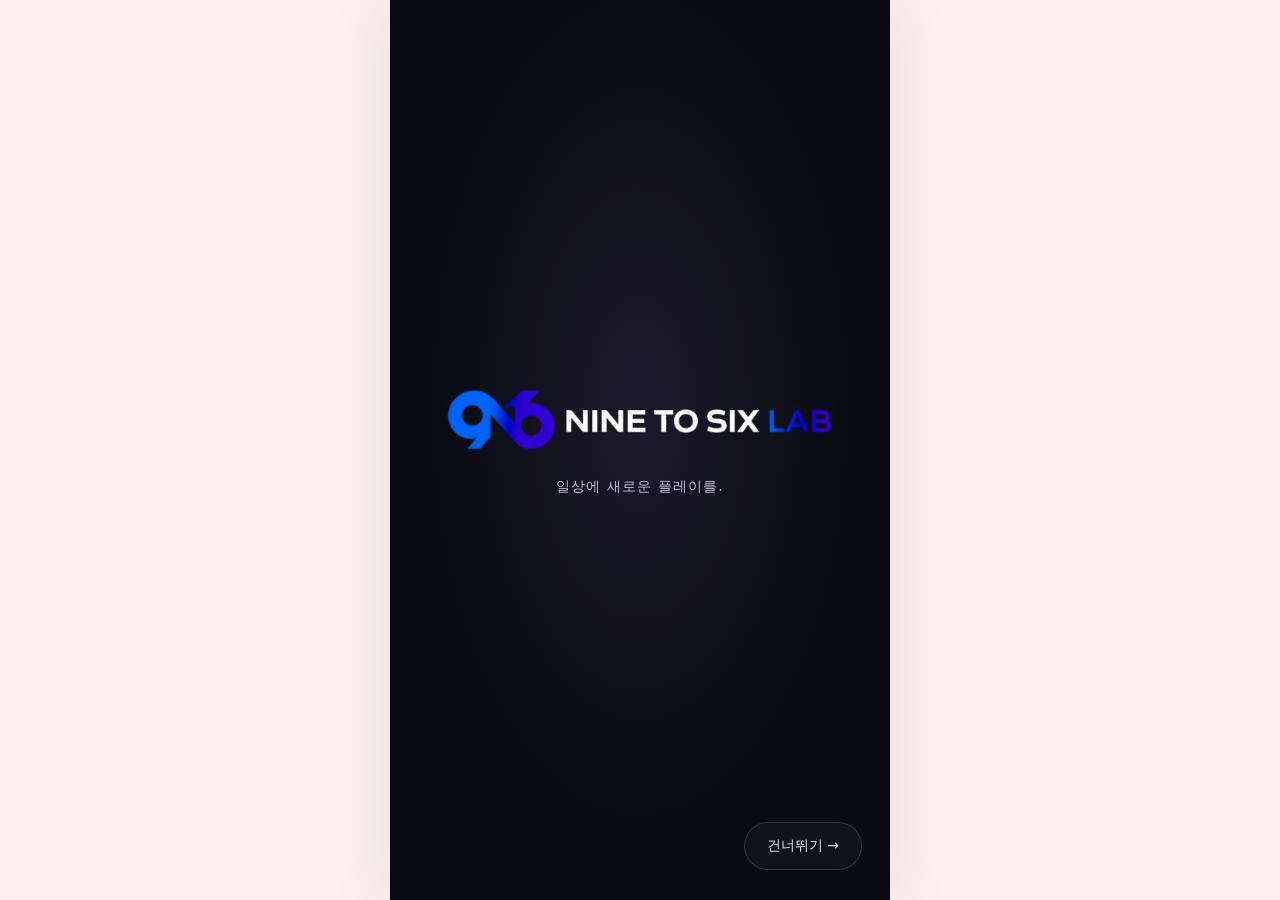
<file: index.html>
<!doctype html>
<html lang="ko"><head><meta charset="utf-8"><meta name="viewport" content="width=device-width,initial-scale=1,viewport-fit=cover"><meta name="theme-color" content="#d8f4ed"><meta name="description" content="야시장으로 떠나는 셔틀 퍼즐. 20개 지역 200단계를 여행하고 나만의 정류장을 꾸며 보세요."><title>야시장 한입특급 · Night Market Shuttle</title><link rel="manifest" href="./manifest.webmanifest?v=62"><link rel="stylesheet" href="./style.css?v=62"><link rel="stylesheet" href="./lobby.css?v=62"><link rel="stylesheet" href="./home.css?v=62"><link rel="stylesheet" href="./loading.css?v=62"><link rel="stylesheet" href="./festival.css?v=62"><link rel="preload" as="image" href="./art/sunny-terminal-v1.png"><link rel="stylesheet" href="./emergency.css?v=62"><link rel="preload" as="image" href="./brand/ninetosix-logo.png"><link rel="stylesheet" href="./bright.css?v=62"><link rel="stylesheet" href="./queue-cut.css?v=62"><link rel="stylesheet" href="./shop.css?v=62"><link rel="stylesheet" href="./stage-start.css?v=62"><link rel="stylesheet" href="./cute.css?v=62"><link rel="stylesheet" href="./mascot.css?v=62"><link rel="icon" href="./brand/ninetosix-logo.png"></head>
<body><main id="app">
<section id="lobby" inert aria-label="야시장 셔틀 대기실">
<canvas id="lobby-scene" width="600" height="1080" aria-hidden="true"></canvas><img id="lobby-art" class="lobby-art" src="./art/sunny-terminal-v1.png" alt="" width="1024" height="1536" fetchpriority="high"><div class="home-shade" aria-hidden="true"></div>
<div class="lobby-header"><button id="profile" class="avatar" aria-label="운행 기록"><svg viewBox="0 0 24 24" fill="none" stroke="currentColor" stroke-width="1.8" stroke-linecap="round" stroke-linejoin="round" aria-hidden="true"><rect x="4" y="3" width="16" height="16" rx="4"/><path d="M4 12h16M8 19v2m8-2v2M8 7h8"/><path d="M8 15h.01M16 15h.01"/></svg></button><div class="greeting"><small>오늘 밤의 목적지</small><b id="lobby-route-name">등불 골목</b></div><button id="lobby-settings" class="icon-button" aria-label="설정"><svg viewBox="0 0 24 24" fill="none" stroke="currentColor" stroke-width="1.8" stroke-linecap="round" stroke-linejoin="round" aria-hidden="true"><path d="m10 3-.6 2.2-2 .9-2-.6-2 3.4 1.5 1.6v3l-1.5 1.6 2 3.4 2-.6 2 .9L10 21h4l.6-2.2 2-.9 2 .6 2-3.4-1.5-1.6v-3l1.5-1.6-2-3.4-2 .6-2-.9L14 3Z"/><circle cx="12" cy="12" r="3"/></svg></button><button id="wallet" class="wallet" aria-label="코인과 상점"><span>●</span> <b id="lobby-coins">60</b></button></div>
<div id="home-content" class="home-content">
<div class="hero-title"><span>NIGHT MARKET SHUTTLE</span><h1>야시장<br><em>한입특급</em></h1><p>오늘 밤, 함께 떠나볼까요?</p></div>
<div class="side-actions"><button id="missions"><span><svg viewBox="0 0 24 24" fill="none" stroke="currentColor" stroke-width="1.8" stroke-linecap="round" stroke-linejoin="round" aria-hidden="true"><rect x="3" y="5" width="18" height="14" rx="3"/><path d="m3 7 9 6 9-6"/></svg></span>운행 미션<i id="mission-dot" hidden></i></button><button id="garage-trial"><span><svg viewBox="0 0 24 24" fill="none" stroke="currentColor" stroke-width="1.8" stroke-linecap="round" stroke-linejoin="round" aria-hidden="true"><rect x="4" y="3" width="16" height="16" rx="4"/><path d="M4 12h16M8 19v2m8-2v2M8 7h8"/><path d="M8 15h.01M16 15h.01"/></svg></span>돌발 미션</button><button id="howto"><span><svg viewBox="0 0 24 24" fill="none" stroke="currentColor" stroke-width="1.8" stroke-linecap="round" stroke-linejoin="round" aria-hidden="true"><circle cx="12" cy="12" r="9"/><path d="M9 9a3 3 0 0 1 6 0c0 2-3 2-3 4m0 3h.01"/></svg></span>게임 방법</button></div>
<button id="market-growth" aria-label="나의 야시장 성장 현황"></button><div class="home-stats"><span><svg viewBox="0 0 24 24" fill="none" stroke="currentColor" stroke-width="1.8" stroke-linecap="round" stroke-linejoin="round" aria-hidden="true"><circle cx="12" cy="12" r="9"/><path d="m7 12 3 3 7-7"/></svg><b id="home-cleared">0</b> / 200 운행</span><span><svg viewBox="0 0 24 24" fill="none" stroke="currentColor" stroke-width="1.8" stroke-linecap="round" stroke-linejoin="round" aria-hidden="true"><path d="m12 3 2.8 5.8 6.4.9-4.6 4.5 1.1 6.3-5.7-3-5.7 3 1.1-6.3-4.6-4.5 6.4-.9Z"/></svg><b id="home-stars">0</b> / 600</span><span id="home-fleet">40대 · 4색</span></div>
<div class="boarding-card"><div class="ticket-top"><small>오늘의 노선 <span id="home-next">첫 번째 불빛</span></small><button id="home-map" aria-label="현재 지역 여정 보기">여정 보기 <span>↗</span></button></div><div class="district-ticket"><b id="home-district">01 · 등불 골목</b><span id="home-progress">0 / 10 완료</span></div><div id="home-track" class="route-track" aria-hidden="true"></div></div>
<button id="play" class="play-button"><span id="play-caption">출발 준비 완료</span><strong id="play-label">1단계 출발 <i>▶</i></strong></button>
<button id="continue" class="resume-button" hidden>진행 중인 운행 이어하기 →</button>
</div>
<section id="lobby-panel" class="lobby-panel" hidden aria-labelledby="panel-title"><div class="panel-heading"><small id="panel-kicker"></small><h1 id="panel-title"></h1><p id="panel-description"></p></div><div id="panel-body"></div></section>
<nav id="nav" class="bottom-nav" aria-label="대기실 메뉴"><button data-tab="shop"><span><svg viewBox="0 0 24 24" fill="none" stroke="currentColor" stroke-width="1.8" stroke-linecap="round" stroke-linejoin="round" aria-hidden="true"><path d="M4 10v10h16V10M3 10l2-7h14l2 7M3 10c0 3 5 3 5 0 0 3 8 3 8 0 0 3 5 3 5 0M9 20v-6h6v6"/></svg></span>상점</button><button data-tab="map"><span><svg viewBox="0 0 24 24" fill="none" stroke="currentColor" stroke-width="1.8" stroke-linecap="round" stroke-linejoin="round" aria-hidden="true"><path d="m3 5 6-2 6 2 6-2v16l-6 2-6-2-6 2ZM9 3v16m6-14v16"/></svg></span>여정</button><button data-tab="home" aria-current="page"><span><svg viewBox="0 0 24 24" fill="none" stroke="currentColor" stroke-width="1.8" stroke-linecap="round" stroke-linejoin="round" aria-hidden="true"><path d="m3 11 9-8 9 8M5 10v11h14V10M9 21v-8h6v8"/></svg></span>홈</button><button data-tab="garage"><span><svg viewBox="0 0 24 24" fill="none" stroke="currentColor" stroke-width="1.8" stroke-linecap="round" stroke-linejoin="round" aria-hidden="true"><rect x="4" y="3" width="16" height="16" rx="4"/><path d="M4 12h16M8 19v2m8-2v2M8 7h8"/><path d="M8 15h.01M16 15h.01"/></svg></span>차고</button><button data-tab="records"><span><svg viewBox="0 0 24 24" fill="none" stroke="currentColor" stroke-width="1.8" stroke-linecap="round" stroke-linejoin="round" aria-hidden="true"><path d="M7 3h10v5c0 7-10 7-10 0ZM7 5H3v3c0 3 3 4 5 3m9-6h4v3c0 3-3 4-5 3m-4 3v5m-5 2h10"/></svg></span>기록</button></nav>
</section>
<section id="game" hidden inert aria-label="셔틀 퍼즐"><canvas id="scene" width="600" height="1080" aria-label="줄 맨 앞 손님과 같은 색 셔틀을 선택하세요."></canvas><div id="car-targets" aria-label="야시장 셔틀"></div><button id="run-clock" aria-label="별 목표 시간 보기"></button><header><button id="settings" class="round" aria-label="일시정지">Ⅱ</button><div class="logo">야시장 한입특급<small id="game-level">NIGHT MARKET SHUTTLE</small></div><button id="town" class="town-button" aria-label="대기실로 돌아가기">⌂</button><div class="coins">● <span id="coin-count">60</span></div></header><button id="emergency-hud" hidden aria-label="긴급 운행 안내"></button><button id="cut-hud" hidden aria-label="새치기 돌발 미션"></button><div id="combo-banner" role="status" aria-live="polite"></div><div id="queue-summary" role="status" aria-label="맨 앞 손님"></div><button id="garage-preview" hidden></button><div id="locked-targets" aria-label="승강장 확장"></div><footer><button id="bag" aria-label="아이템 가방"><b>▣</b><span>아이템</span><small id="bag-count">0</small></button><button id="undo"><b>↶</b><span>되돌리기</span><small>200코인</small></button><button id="ad"><b>＋</b><span>승강장 확장</span><small>AD</small></button></footer><div class="hint" id="hint"></div></section>
<div id="toast" role="status" aria-live="polite"></div><div id="modal" class="modal" role="dialog" aria-modal="true" aria-labelledby="modal-title" hidden><section><button id="close" aria-label="닫기">×</button><h1 id="modal-title"></h1><div id="modal-body"></div><button id="primary" class="primary">계속하기</button></section></div>
<section id="loading" aria-label="게임 시작 준비">
<div id="studio-intro" aria-label="나인투식스랩"><div class="studio-wordmark"><img src="./brand/ninetosix-logo.png" width="501" height="110" alt="NINE TO SIX LAB" fetchpriority="high"><p>일상에 새로운 플레이를.</p></div><button id="studio-skip">건너뛰기 <span aria-hidden="true">→</span></button></div><div class="boot-brand">NINE TO SIX LAB</div>
<div class="boot-title"><h1>야시장<br><em>한입특급</em></h1><p>불빛을 따라, 오늘 밤의 작은 여행</p></div>
<svg class="boot-scene" viewBox="0 0 400 310" fill="none" aria-hidden="true">
<defs><linearGradient id="boot-body" x1="150" y1="160" x2="150" y2="254" gradientUnits="userSpaceOnUse"><stop stop-color="#ffe4a0"/><stop offset=".6" stop-color="#f8bd5e"/><stop offset="1" stop-color="#dd8d43"/></linearGradient><linearGradient id="boot-glass" x1="120" y1="182" x2="120" y2="224" gradientUnits="userSpaceOnUse"><stop stop-color="#72c6cf"/><stop offset="1" stop-color="#2a6a82"/></linearGradient><radialGradient id="boot-halo"><stop stop-color="#ffd690" stop-opacity=".35"/><stop offset="1" stop-color="#ffd690" stop-opacity="0"/></radialGradient><clipPath id="boot-road-clip"><rect x="0" y="256" width="400" height="35"/></clipPath></defs>
<circle cx="295" cy="42" r="26" fill="#f5deb0"/><circle cx="283" cy="33" r="24" fill="#ffe3a0"/>
<g fill="#91b9c3"><circle cx="51" cy="48" r="1.5"/><circle cx="119" cy="19" r="2"/><circle cx="236" cy="57" r="1.5"/><circle cx="346" cy="82" r="2"/></g>
<path d="M0 155h28V97h38v32h34V80h43v64h32v-42h33v41h25V95h43v44h28v-33h43v50h28v-26h25v116H0Z" fill="#a0c9c8"/>
<g fill="#d9ad71" opacity=".5"><path d="M39 113h6v8h-6zm14 0h6v8h-6zm60-18h6v8h-6zm14 0h6v8h-6zm118 15h6v8h-6zm14 0h6v8h-6zm62 14h6v8h-6zm14 0h6v8h-6z"/></g>
<path d="M-15 80Q195 162 415 71" stroke="#647b80" stroke-width="2"/>
<g class="boot-glow"><circle cx="52" cy="116" r="36" fill="url(#boot-halo)"/><path d="M52 103v8" stroke="#dab47b"/><rect x="44" y="109" width="16" height="22" rx="6" fill="#ffc775"/><path d="M47 113h10m-10 13h10" stroke="#d8854d"/></g>
<g class="boot-glow"><circle cx="154" cy="140" r="40" fill="url(#boot-halo)"/><path d="M154 121v8" stroke="#dab47b"/><rect x="145" y="127" width="18" height="24" rx="6" fill="#f9ac74"/><path d="M148 131h12m-12 15h12" stroke="#ce7153"/></g>
<g class="boot-glow"><circle cx="269" cy="130" r="35" fill="url(#boot-halo)"/><path d="M269 115v8" stroke="#dab47b"/><rect x="261" y="121" width="16" height="22" rx="6" fill="#ffda89"/></g>
<g class="boot-glow"><circle cx="351" cy="109" r="32" fill="url(#boot-halo)"/><path d="M351 91v8" stroke="#dab47b"/><rect x="343" y="97" width="16" height="22" rx="6" fill="#efab83"/></g>
<path d="M0 253Q200 228 400 251V310H0Z" fill="#bdd2dc"/><path d="M0 255Q200 235 400 253" stroke="#648083" stroke-width="2"/>
<g clip-path="url(#boot-road-clip)"><g class="boot-road" stroke="#7b9198" stroke-width="3" stroke-linecap="round" opacity=".45"><path d="M0 280h34m46 0h34m46 0h34m46 0h34m46 0h34m46 0h34m46 0h34"/></g></g>
<ellipse cx="202" cy="258" rx="132" ry="10" fill="#517985" opacity=".18"/>
<g class="boot-bus">
<path d="m315 218 80 18v27l-82-23Z" fill="#ffe3a5" opacity=".09"/>
<rect x="85" y="161" width="227" height="87" rx="19" fill="url(#boot-body)"/>
<path d="M92 174h209" stroke="#fff2c9" stroke-width="4" stroke-linecap="round"/>
<rect x="105" y="182" width="121" height="43" rx="6" fill="url(#boot-glass)"/>
<path d="M241 182h44a12 12 0 0 1 12 12v30h-56Z" fill="url(#boot-glass)"/>
<g><path d="M116 218q2-14 12-14t13 14v7h-25Z" fill="#db6378"/><circle cx="128" cy="202" r="8" fill="#e9bc91"/><path d="M119 201q-2-13 10-12 10 0 8 12l-5-6-6 4Z" fill="#55413a"/>
<path d="M154 224v-10q11-15 23 0v10Z" fill="#a28de3"/><path d="M156 207v-11q9-14 18 0v12Z" fill="#443438"/><circle cx="165" cy="202" r="8" fill="#efc39a"/><path d="m157 198 15-1-7-8Z" fill="#443438"/>
<path d="M191 225v-9q10-14 23 0v9Z" fill="#63c9b2"/><circle cx="203" cy="202" r="8" fill="#b78266"/><path d="M195 200q-1-15 12-10l5 9-9-5Z" fill="#34323e"/></g>
<path d="M146 183v42m39-42v42m55-45v64m34-64v64" stroke="#f9cd83" stroke-width="5"/>
<path d="M109 234h104" stroke="#ad6d40" stroke-width="2" opacity=".6"/><rect x="284" y="231" width="21" height="8" rx="4" fill="#fff3cd"/><rect x="88" y="231" width="7" height="9" rx="2" fill="#d46557"/>
<rect x="140" y="151" width="100" height="17" rx="7" fill="#efd6a8"/><path d="M167 158h46" stroke="#a4784d" stroke-width="3" stroke-linecap="round"/>
<rect x="83" y="241" width="231" height="7" rx="3" fill="#b57043"/>
<g class="boot-wheel"><circle cx="129" cy="247" r="17" fill="#172431"/><circle cx="129" cy="247" r="9" fill="#71909a"/><path d="M129 240v14m-7-7h14" stroke="#c1d1cd" stroke-width="2"/></g>
<g class="boot-wheel"><circle cx="275" cy="247" r="17" fill="#172431"/><circle cx="275" cy="247" r="9" fill="#71909a"/><path d="M275 240v14m-7-7h14" stroke="#c1d1cd" stroke-width="2"/></g>
</g></svg>
<div class="boot-info"><div class="boot-route"><i></i>20개의 거리 · 200번의 밤<i></i></div><div class="boot-progress-label"><span>오늘 밤의 운행 준비</span><span id="boot-count">0 / 3</span></div><div id="boot-progress" role="progressbar" aria-label="게임 준비" aria-valuemin="0" aria-valuemax="3" aria-valuenow="0"><i class="boot-step"></i><i class="boot-step"></i><i class="boot-step"></i></div><p id="boot-status" role="status" aria-live="polite">골목의 불빛을 깨우고 있어요…</p><button id="boot-retry" hidden onclick="location.reload()">다시 연결하기</button><p class="boot-tip"><b>오늘의 운행 팁</b><br>자리가 남은 셔틀도 다음 손님을 기다려요.</p><noscript>게임을 실행하려면 브라우저의 JavaScript를 켜 주세요.</noscript></div>
</section>
</main><script type="module" src="./boot.js?v=62" onerror="document.getElementById('boot-status').textContent='게임을 불러오지 못했어요. 다시 연결해 주세요.';document.getElementById('boot-retry').hidden=false"></script></body></html>
</file>
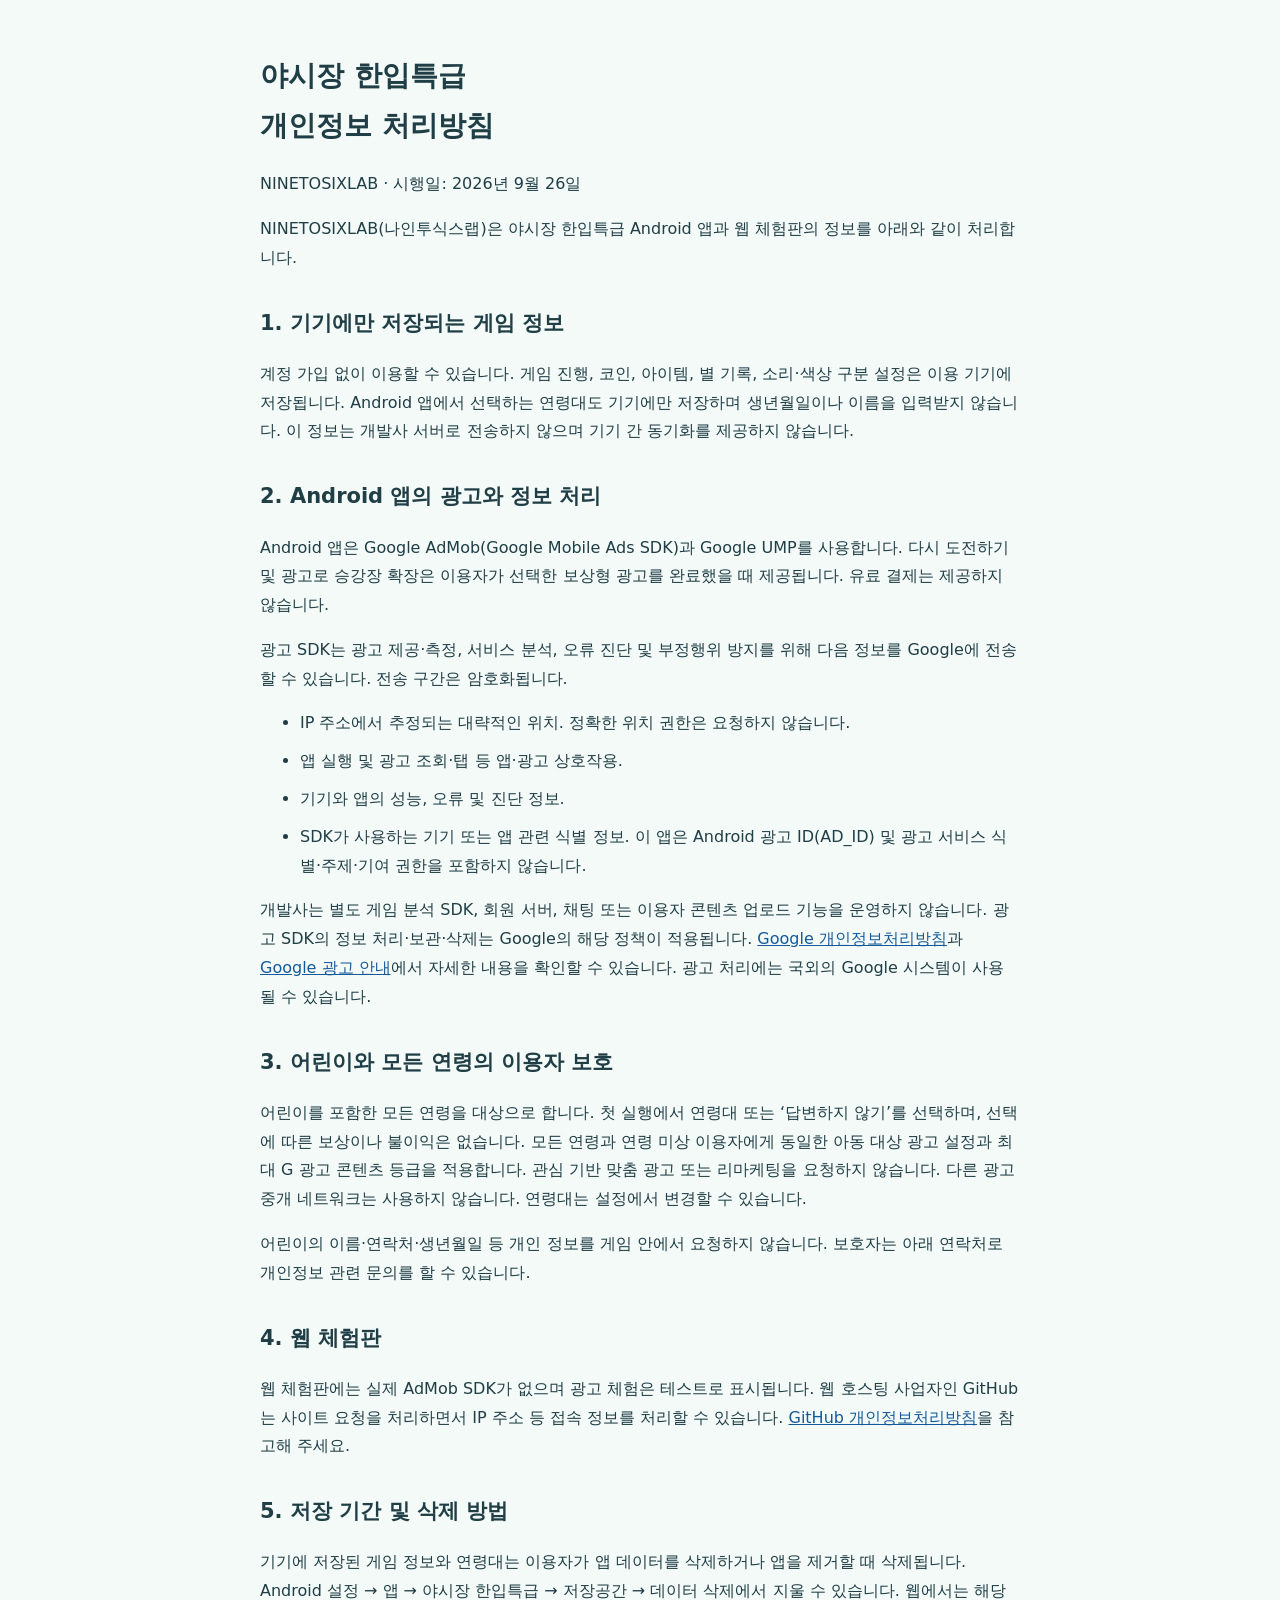
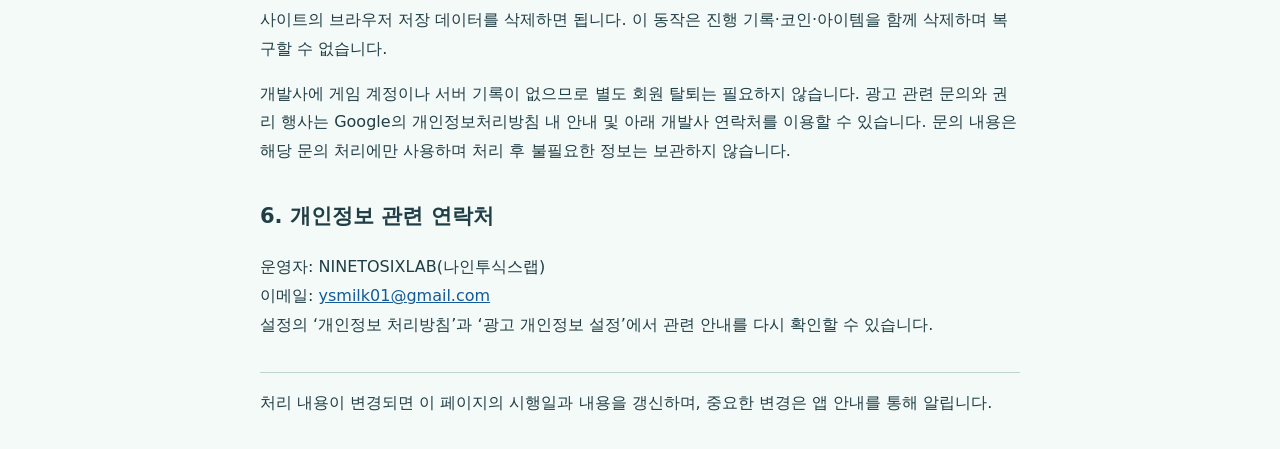
<file: privacy.html>
<!doctype html>
<html lang="ko"><meta charset="utf-8"><meta name="viewport" content="width=device-width, initial-scale=1"><title>야시장 한입특급 개인정보 처리방침</title>
<style>body{margin:0;background:#f3faf8;color:#203e45;font:16px/1.8 system-ui,sans-serif}main{max-width:760px;margin:auto;padding:32px 24px}h1{font-size:28px}h2{font-size:21px;margin-top:32px}a{color:#145a9a}li{margin:9px 0}footer{border-top:1px solid #bdd3d0;margin-top:32px;padding-top:16px}</style>
<main><h1>야시장 한입특급<br>개인정보 처리방침</h1><p>NINETOSIXLAB · 시행일: 2026년 9월 26일</p>
<p>NINETOSIXLAB(나인투식스랩)은 야시장 한입특급 Android 앱과 웹 체험판의 정보를 아래와 같이 처리합니다.</p>
<h2>1. 기기에만 저장되는 게임 정보</h2>
<p>계정 가입 없이 이용할 수 있습니다. 게임 진행, 코인, 아이템, 별 기록, 소리·색상 구분 설정은 이용 기기에 저장됩니다. Android 앱에서 선택하는 연령대도 기기에만 저장하며 생년월일이나 이름을 입력받지 않습니다. 이 정보는 개발사 서버로 전송하지 않으며 기기 간 동기화를 제공하지 않습니다.</p>
<h2>2. Android 앱의 광고와 정보 처리</h2>
<p>Android 앱은 Google AdMob(Google Mobile Ads SDK)과 Google UMP를 사용합니다. 다시 도전하기 및 광고로 승강장 확장은 이용자가 선택한 보상형 광고를 완료했을 때 제공됩니다. 유료 결제는 제공하지 않습니다.</p>
<p>광고 SDK는 광고 제공·측정, 서비스 분석, 오류 진단 및 부정행위 방지를 위해 다음 정보를 Google에 전송할 수 있습니다. 전송 구간은 암호화됩니다.</p>
<ul><li>IP 주소에서 추정되는 대략적인 위치. 정확한 위치 권한은 요청하지 않습니다.</li><li>앱 실행 및 광고 조회·탭 등 앱·광고 상호작용.</li><li>기기와 앱의 성능, 오류 및 진단 정보.</li><li>SDK가 사용하는 기기 또는 앱 관련 식별 정보. 이 앱은 Android 광고 ID(AD_ID) 및 광고 서비스 식별·주제·기여 권한을 포함하지 않습니다.</li></ul>
<p>개발사는 별도 게임 분석 SDK, 회원 서버, 채팅 또는 이용자 콘텐츠 업로드 기능을 운영하지 않습니다. 광고 SDK의 정보 처리·보관·삭제는 Google의 해당 정책이 적용됩니다. <a href="https://policies.google.com/privacy?hl=ko">Google 개인정보처리방침</a>과 <a href="https://policies.google.com/technologies/ads?hl=ko">Google 광고 안내</a>에서 자세한 내용을 확인할 수 있습니다. 광고 처리에는 국외의 Google 시스템이 사용될 수 있습니다.</p>
<h2>3. 어린이와 모든 연령의 이용자 보호</h2>
<p>어린이를 포함한 모든 연령을 대상으로 합니다. 첫 실행에서 연령대 또는 ‘답변하지 않기’를 선택하며, 선택에 따른 보상이나 불이익은 없습니다. 모든 연령과 연령 미상 이용자에게 동일한 아동 대상 광고 설정과 최대 G 광고 콘텐츠 등급을 적용합니다. 관심 기반 맞춤 광고 또는 리마케팅을 요청하지 않습니다. 다른 광고 중개 네트워크는 사용하지 않습니다. 연령대는 설정에서 변경할 수 있습니다.</p>
<p>어린이의 이름·연락처·생년월일 등 개인 정보를 게임 안에서 요청하지 않습니다. 보호자는 아래 연락처로 개인정보 관련 문의를 할 수 있습니다.</p>
<h2>4. 웹 체험판</h2>
<p>웹 체험판에는 실제 AdMob SDK가 없으며 광고 체험은 테스트로 표시됩니다. 웹 호스팅 사업자인 GitHub는 사이트 요청을 처리하면서 IP 주소 등 접속 정보를 처리할 수 있습니다. <a href="https://docs.github.com/ko/site-policy/privacy-policies/github-general-privacy-statement">GitHub 개인정보처리방침</a>을 참고해 주세요.</p>
<h2>5. 저장 기간 및 삭제 방법</h2>
<p>기기에 저장된 게임 정보와 연령대는 이용자가 앱 데이터를 삭제하거나 앱을 제거할 때 삭제됩니다. Android 설정 → 앱 → 야시장 한입특급 → 저장공간 → 데이터 삭제에서 지울 수 있습니다. 웹에서는 해당 사이트의 브라우저 저장 데이터를 삭제하면 됩니다. 이 동작은 진행 기록·코인·아이템을 함께 삭제하며 복구할 수 없습니다.</p>
<p>개발사에 게임 계정이나 서버 기록이 없으므로 별도 회원 탈퇴는 필요하지 않습니다. 광고 관련 문의와 권리 행사는 Google의 개인정보처리방침 내 안내 및 아래 개발사 연락처를 이용할 수 있습니다. 문의 내용은 해당 문의 처리에만 사용하며 처리 후 불필요한 정보는 보관하지 않습니다.</p>
<h2>6. 개인정보 관련 연락처</h2>
<p>운영자: NINETOSIXLAB(나인투식스랩)<br>이메일: <a href="mailto:ysmilk01@gmail.com">ysmilk01@gmail.com</a><br>설정의 ‘개인정보 처리방침’과 ‘광고 개인정보 설정’에서 관련 안내를 다시 확인할 수 있습니다.</p>
<footer>처리 내용이 변경되면 이 페이지의 시행일과 내용을 갱신하며, 중요한 변경은 앱 안내를 통해 알립니다.</footer></main></html>
</file>
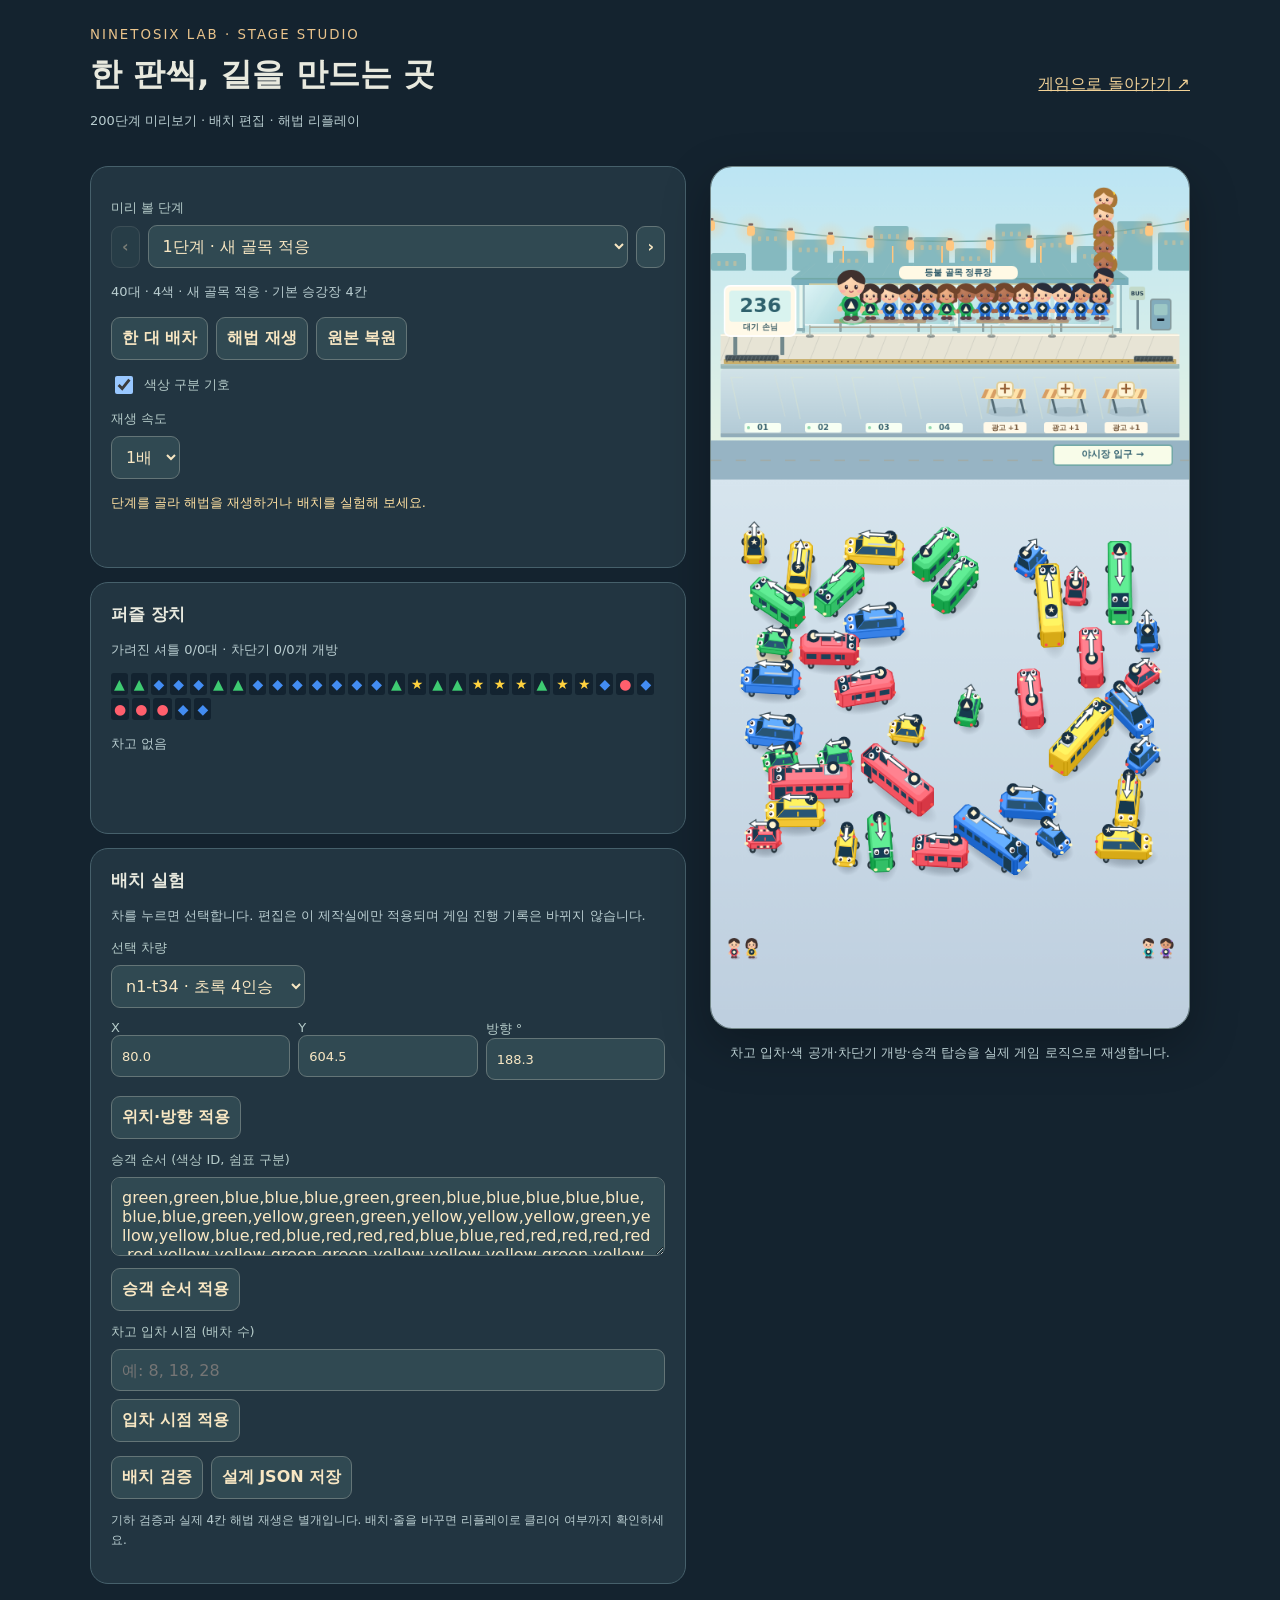
<file: studio.html>
<!doctype html><html lang="ko"><head><meta charset="utf-8"><meta name="viewport" content="width=device-width,initial-scale=1"><title>셔틀 제작실 · 200단계 미리보기</title><link rel="stylesheet" href="./studio.css?v=62"><link rel="icon" href="./brand/ninetosix-logo.png"></head><body>
<header><div><small>NINETOSIX LAB · STAGE STUDIO</small><h1>한 판씩, 길을 만드는 곳</h1><p>200단계 미리보기 · 배치 편집 · 해법 리플레이</p></div><a href="./">게임으로 돌아가기 ↗</a></header>
<main><section class="controls"><div class="card"><label for="level">미리 볼 단계</label><div class="row"><button id="previous" aria-label="이전 단계">‹</button><select id="level"></select><button id="next" aria-label="다음 단계">›</button></div><p id="profile"></p><div class="row"><button id="step">한 대 배차</button><button id="auto">해법 재생</button><button id="reset">원본 복원</button></div><label class="check"><input id="assist" type="checkbox" checked> 색상 구분 기호</label><label for="speed">재생 속도</label><select id="speed"><option value="1">1배</option><option value="2">2배</option><option value="4">4배</option></select><p id="status" role="status" aria-live="polite"></p></div>
<div class="card"><h2>퍼즐 장치</h2><p id="devices"></p><div id="queue" aria-label="대기열 미리보기"></div><p id="garage"></p><div id="events" role="log" aria-label="최근 게임 이벤트"></div></div>
<div class="card"><h2>배치 실험</h2><p>차를 누르면 선택합니다. 편집은 이 제작실에만 적용되며 게임 진행 기록은 바뀌지 않습니다.</p><label for="car">선택 차량</label><select id="car"></select><div class="fields"><label>X<input id="x" type="number" step="1"></label><label>Y<input id="y" type="number" step="1"></label><label>방향 °<input id="angle" type="number" step="1"></label></div><button id="apply-car">위치·방향 적용</button><label for="queue-edit">승객 순서 (색상 ID, 쉼표 구분)</label><textarea id="queue-edit" rows="3" spellcheck="false"></textarea><button id="apply-queue">승객 순서 적용</button><label for="triggers">차고 입차 시점 (배차 수)</label><input id="triggers" placeholder="예: 8, 18, 28"><button id="apply-garage">입차 시점 적용</button><div class="row"><button id="validate">배치 검증</button><button id="export">설계 JSON 저장</button></div><p class="note">기하 검증과 실제 4칸 해법 재생은 별개입니다. 배치·줄을 바꾸면 리플레이로 클리어 여부까지 확인하세요.</p></div></section>
<section class="preview"><canvas id="scene" width="600" height="1080" aria-label="스테이지 미리보기"></canvas><p>차고 입차·색 공개·차단기 개방·승객 탑승을 실제 게임 로직으로 재생합니다.</p></section></main><script type="module" src="./studio.js?v=62"></script></body></html>
</file>
<file: style.css>
:root{--cream:#fff0cc;--gold:#ffd27b;--ink:#262236;--ease-out:cubic-bezier(.23,1,.32,1)}
*{box-sizing:border-box}html,body{margin:0;width:100%;height:100%;overflow:hidden;background:#131222;font-family:system-ui,-apple-system,sans-serif;touch-action:manipulation}body{display:grid;place-items:center}button,select{font:inherit}button{cursor:pointer;-webkit-tap-highlight-color:transparent}#game{position:relative;width:min(100vw,55.5556dvh);height:min(100dvh,180vw);aspect-ratio:5/9;isolation:isolate;overflow:hidden;background:var(--ink)}canvas{display:block;width:100%;height:100%;touch-action:none}
#game header{position:absolute;top:1.5%;left:3%;right:3%;display:flex;align-items:center;gap:2%;pointer-events:none}#game header>*{pointer-events:auto}.round,.town-button{width:9%;aspect-ratio:1;border:1px solid #9c777b;border-radius:12px;background:#443343;color:var(--cream);font-size:clamp(16px,2.8dvh,28px);line-height:1}.logo{font-weight:950;color:var(--cream);font-size:clamp(13px,2.5dvh,25px);letter-spacing:-.6px}.logo small{display:block;letter-spacing:1.8px;font-size:clamp(6px,1dvh,10px);margin-top:2px;color:#d6a882}.town-button{margin-left:auto}.coins{color:var(--gold);border:1px solid #705568;border-radius:12px;padding:5px 8px;font-size:clamp(12px,2dvh,20px);font-weight:900;background:#30263c}
#car-targets{position:absolute;inset:0;pointer-events:none}.car-target{position:absolute;opacity:0;border:0;background:none;pointer-events:none}.car-target:focus-visible{opacity:1;outline:3px solid #fff;border-radius:7px;box-shadow:0 0 0 6px #eeae4e}#locked-targets{position:absolute;inset:0;pointer-events:none}.locked-target{position:absolute;top:23.2%;height:8%;width:10%;border:0;background:transparent;pointer-events:auto}.locked-target:focus-visible{outline:3px solid #ffcd3c}footer{position:absolute;bottom:4.5%;left:16%;right:16%;display:flex;justify-content:space-between;gap:5%}footer button{position:relative;flex:1;min-width:0;height:clamp(50px,8dvh,84px);background:linear-gradient(#71525b,#513947);border:2px solid #b88f7b;border-radius:15px;box-shadow:0 4px 0 #30243a;color:var(--cream);font-weight:800}footer b{display:block;font-size:clamp(23px,3.8dvh,38px);line-height:.95;color:var(--gold)}footer span{font-size:clamp(9px,1.4dvh,15px);display:block;margin-top:5px;white-space:nowrap}footer small{position:absolute;top:-9px;right:-4px;padding:2px 5px;border-radius:6px;background:#efd198;color:#553b37;font-size:clamp(7px,1dvh,10px)}button:active{filter:brightness(.93)}button:disabled{filter:grayscale(.5);opacity:.5;cursor:default}button:focus-visible,select:focus-visible{outline:3px solid #a6f0db;outline-offset:3px}.hint{position:absolute;bottom:1.2%;width:100%;text-align:center;color:#cdb5c4;font-size:clamp(9px,1.25dvh,13px);pointer-events:none}#toast{position:absolute;top:35%;left:50%;transform:translate(-50%,-5px);background:#211e33ed;color:#ffe4a8;border:1px solid #ae8161;border-radius:10px;padding:9px 14px;font-size:clamp(12px,1.6dvh,17px);font-weight:750;width:max-content;max-width:90%;text-align:center;opacity:0;pointer-events:none;transition:opacity 160ms,transform 160ms var(--ease-out);z-index:11}#toast.show{opacity:1;transform:translate(-50%,0)}
.modal{position:absolute;inset:0;background:#161428bc;display:grid;place-items:center;z-index:10;padding:6%;backdrop-filter:blur(4px)}[hidden]{display:none!important}.modal section{position:relative;width:100%;max-height:92%;overflow:auto;border:2px solid #ba8d77;background:#fff0d9;border-radius:22px;padding:20px;color:#503b44;box-shadow:0 8px 0 #35253e;text-align:center}.modal h1{font-size:clamp(20px,3dvh,28px);margin:8px 0 14px}.modal p{font-size:clamp(12px,1.65dvh,16px);line-height:1.7}.modal .subtle{color:#82656b;font-size:clamp(11px,1.4dvh,14px)}.modal select{width:100%;padding:10px;border:1px solid #bca292;border-radius:10px;background:#fffaf0;color:#573f48}.primary,.secondary{width:100%;padding:12px;border:1px solid #b69884;border-radius:11px;font-weight:800;margin-top:10px}.primary{background:#513d51;color:var(--cream);font-size:18px;box-shadow:0 3px #31243b}.secondary{background:#f3dfbc;color:#654753;font-size:14px}#close{position:absolute;right:8px;top:4px;border:0;background:none;color:#775a68;font-size:28px}.ad-progress{height:12px;background:#d9c6b3;border-radius:8px;overflow:hidden}.ad-progress div{height:100%;width:100%;transform:scaleX(0);transform-origin:left;background:#788867}.town{display:grid;grid-template-columns:repeat(4,1fr);gap:7px}.stall{background:#c9b8b3;border-radius:8px;overflow:hidden;border-top:9px solid #99848b;padding:5px 0;color:#766570}.stall span{display:block;font-size:27px;filter:grayscale(1);opacity:.5}.stall b{display:block;font-size:12px}.stall small{font-size:9px}.stall.lit{background:#ffe5a9;border-color:#db7a63;color:#6c453d;box-shadow:0 0 12px #ffbb5c44}.stall.lit span{filter:none;opacity:1}.opening{font-size:42px;padding:10px}.reward-line{font-weight:900;color:#a26629;font-size:19px}
@media(prefers-reduced-motion:reduce){#toast{transition:opacity 100ms;transform:translateX(-50%)}.order-card{transition:none}}

#game{container-type:inline-size}#queue-summary{position:absolute;top:10%;left:4%;width:auto;max-width:36%;padding:5px 7px;border-radius:8px;border-left:5px solid var(--cargo-color);background:#242235;color:var(--cargo-color);font-weight:850;font-size:clamp(11px,3.2cqw,19px);white-space:nowrap}
</file>
<file: lobby.css>
:root{--peach:#ffcb92;--night:#242943;--pale:#fff2db;--muted:#d3bbc6}
#app{position:relative;width:min(100vw,55.5556dvh);height:min(100dvh,180vw);aspect-ratio:5/9;isolation:isolate;overflow:hidden;container-type:inline-size;background:#20233e}#game{width:100%;height:100%;position:absolute;inset:0}#lobby{position:absolute;inset:0;overflow:hidden}#lobby-scene{position:absolute;inset:0;pointer-events:none}
.lobby-header{position:absolute;z-index:3;top:2.2%;left:4%;right:4%;display:flex;gap:2%;align-items:center;color:var(--pale)}.avatar{width:12%;aspect-ratio:1;background:linear-gradient(#f9ca9f,#c98478);border:2px solid #ffe3bb;border-radius:30%;font-size:7cqw;color:#633e4a;box-shadow:0 3px 0 #312e47}.greeting{flex:1;min-width:0}.greeting small{display:block;color:#e2c6bd;font-size:2.25cqw}.greeting b{display:block;font-size:3.3cqw;margin-top:2px;white-space:nowrap}.icon-button{width:10%;aspect-ratio:1;background:#27364b9c;border:1px solid #a4adb457;color:#fff0d4;border-radius:50%;font-size:5cqw}.wallet{background:#ffedc9;color:#704b3a;border:2px solid #dbb580;border-radius:22px;padding:6px 10px;min-width:23%;font-size:4cqw;font-weight:850;box-shadow:0 3px 0 #3b2b4640}.wallet span{color:#dc922d}.wallet b{font-variant-numeric:tabular-nums}
.home-content{position:absolute;inset:0}.hero-title{position:absolute;top:11.3%;left:8%;color:#fff2da;text-shadow:0 3px 0 #2e3a56}.hero-title>span{display:block;font-size:2cqw;letter-spacing:2px;color:#efc29d;font-weight:800}.hero-title h1{font-size:9.8cqw;line-height:1.04;letter-spacing:-2px;margin:8px 0 10px;font-weight:950}.hero-title em{font-style:normal;color:#ffd795}.hero-title p{font-size:2.6cqw;color:#e8d5d1;font-weight:650;margin:0;letter-spacing:-.3px}.side-actions{position:absolute;right:4%;top:24%;display:grid;gap:13px}.side-actions button{position:relative;width:14cqw;min-height:13cqw;background:#29374deb;color:#ffe4b7;border:1px solid #aa9588;border-radius:15px;font-size:2.5cqw;font-weight:750;box-shadow:0 3px 0 #29304b}.side-actions span{display:block;font-size:6cqw;line-height:1.1;color:#ffd091}.side-actions i{position:absolute;right:-3px;top:-3px;width:11px;height:11px;border:2px solid #fff4d8;background:#e98176;border-radius:50%}.district-ticket{position:absolute;top:74%;left:10%;right:10%;display:grid;grid-template-columns:1fr auto;gap:4px;color:#ffe7d4;text-align:left}.district-ticket small{grid-column:1/3;font-size:2.3cqw;color:#c9d1dd;letter-spacing:.6px}.district-ticket b{font-size:3.7cqw}.district-ticket span{align-self:center;font-size:2.5cqw;color:#d4c8d4}.play-button{position:absolute;left:10%;right:10%;top:80%;height:10%;border:2px solid #ffe8b5;border-radius:22px;background:linear-gradient(#ffd291,#eead73);color:#573b3e;box-shadow:0 5px 0 #a36e61,0 10px 20px #1c1e405c;text-align:center;transition:transform 100ms}.play-button span{display:block;font-size:2.5cqw;font-weight:700;margin-bottom:4px}.play-button strong{font-size:6.2cqw;letter-spacing:-1px}.play-button i{font-size:4cqw;margin-left:6px;font-style:normal}.play-button:active{transform:scale(.96)}.resume-button{position:absolute;top:90.9%;left:10%;right:10%;background:transparent;border:0;color:#ffdec1;font-size:2.5cqw;font-weight:750;padding:2px}
.bottom-nav{position:absolute;z-index:4;bottom:0;left:0;right:0;height:6.6%;min-height:46px;display:flex;background:#252c44f5;border-top:1px solid #a17e78;box-shadow:0 -4px 20px #2925414f;backdrop-filter:blur(8px)}.bottom-nav button{flex:1;min-width:0;border:0;background:transparent;color:#9faac0;font-weight:700;font-size:2.5cqw;padding:3px 0}.bottom-nav span{display:block;font-size:5cqw;line-height:1.05;margin-bottom:3px}.bottom-nav button[aria-current=page]{color:#ffd497;background:#ffffff09}.bottom-nav button[aria-current=page] span{color:#ffe1af}
.lobby-panel{position:absolute;z-index:2;top:10.3%;left:0;right:0;bottom:6.6%;overflow:auto;overscroll-behavior:contain;padding:5% 5% 7%;background:linear-gradient(#252d48f5,#292d45fc);color:#fff0d8;scrollbar-width:thin;scrollbar-color:#a98a86 transparent}.panel-heading small{font-size:2.15cqw;letter-spacing:1.7px;color:#e2b889;font-weight:800}.panel-heading h1{font-size:6cqw;letter-spacing:-1px;margin:8px 0}.panel-heading p{font-size:3cqw;color:#bbc6d7;line-height:1.6;margin:0 0 24px}.district-tabs{display:flex;gap:6px}.district-tabs button{flex:1;padding:12px 2px;border-radius:12px;border:1px solid #596278;background:#343d57;color:#bdc6d9;font-weight:800;font-size:2.8cqw;white-space:nowrap}.district-tabs button[aria-pressed=true]{background:#ffe1b3;color:#62474a;border-color:#ffe1b3}.route-note{font-size:2.6cqw;color:#b7c3d6;display:flex;justify-content:space-between;padding:17px 0}.level-grid{display:grid;grid-template-columns:repeat(3,1fr);gap:13px 11px}.level-node{position:relative;aspect-ratio:1.03;border-radius:22px;background:linear-gradient(#657493,#4d5b79);border:2px solid #8598ae;color:#fff1d4;box-shadow:0 4px 0 #182338}.level-node b{display:block;font-size:7cqw;line-height:1.2}.level-node span{display:block;font-size:3.2cqw;letter-spacing:2px;color:#ffd493;margin-top:5px}.level-node.current{background:linear-gradient(#ffd598,#e7a774);color:#503d49;border-color:#ffe9c4;box-shadow:0 0 0 3px #efba7955,0 4px 0 #a87467}.level-node.current span{color:#8e5b42}.level-node:disabled{opacity:1;filter:none;background:#303a53;color:#6b7893;border-color:#434e67;box-shadow:none}.level-node:disabled span{font-size:2.1cqw;letter-spacing:0;color:#99a5bc}.panel-foot{font-size:2.65cqw;text-align:center;color:#a8b6cd;line-height:1.8;margin:25px 0 0}.balance-card{display:grid;gap:7px;background:linear-gradient(120deg,#65506a,#374965);padding:22px;border:1px solid #807187;border-radius:20px;margin-bottom:20px}.balance-card small{font-size:3cqw;color:#dbcfda}.balance-card strong{font-size:8cqw;color:#ffdc9d;font-variant-numeric:tabular-nums}.balance-card span{font-size:2.7cqw;color:#c5cfe0}.theme-list{display:grid;gap:13px}.theme-card{width:100%;display:grid;grid-template-columns:17% 1fr auto;align-items:center;gap:10px;text-align:left;background:#3a415a;border:1px solid #657087;border-radius:18px;padding:15px 10px;color:#ffeed6}.theme-art{font-size:8cqw;padding:9px 0;text-align:center;background:color-mix(in srgb,var(--theme),transparent 83%);border-radius:12px;text-shadow:0 0 15px var(--theme)}.theme-card strong{font-size:3.5cqw;display:block}.theme-card small{font-size:2.5cqw;display:block;color:#bdc8d9;margin-top:6px}.theme-card>b{color:var(--theme);font-size:3cqw}.garage-grid{display:grid;gap:14px}.vehicle-card{border-radius:18px;background:#3b465f;border:1px solid #627087;padding:12px 18px}.vehicle-card canvas{width:100%;height:auto;aspect-ratio:220/120;max-height:120px;object-fit:contain}.vehicle-card>div{display:flex;justify-content:space-between;align-items:center}.vehicle-card strong{font-size:4.3cqw}.vehicle-card span{font-size:3cqw;color:#ffd49b;background:#202e46;padding:5px 10px;border-radius:10px}.vehicle-card p{font-size:2.8cqw;color:#b6c7dd;margin:8px 0 0}.record-grid{display:grid;grid-template-columns:1fr 1fr;gap:12px}.record-grid article{background:#3c4560;border:1px solid #657187;padding:20px 14px;border-radius:17px}.record-grid span{display:block;font-size:2.8cqw;color:#c1cbdd}.record-grid b{display:block;font-size:7cqw;color:#ffdc9e;margin-top:12px}.record-grid small{font-size:2.7cqw;color:#bcc6d7}.small-heading{font-size:3.7cqw;margin:25px 0 15px}.district-record{display:flex;gap:12px;align-items:center;margin-bottom:18px}.district-record>span{font-size:7cqw}.district-record>div{flex:1}.district-record b{font-size:3.2cqw}.district-record strong{font-size:3cqw;color:#d0d6e2}progress{display:block;width:100%;height:7px;border:0;border-radius:8px;overflow:hidden;accent-color:#ffc789;margin-top:8px}progress::-webkit-progress-bar{background:#202c44}progress::-webkit-progress-value{background:#ffca8c;border-radius:8px}
.mission-list article{display:flex;gap:12px;align-items:center;text-align:left;padding:16px 0;border-bottom:1px solid #e0c3a7}.mission-list article>div{flex:1}.mission-list strong{font-size:16px;display:block}.mission-list small{display:block;font-size:11px;margin:7px 0;color:#896967}.mission-list button{padding:12px;border-radius:12px;background:#60455d;color:#ffe7be;border:0;font-weight:850}.setting-row{display:flex;justify-content:space-between;align-items:center;padding:15px 0;border-bottom:1px solid #ddc5ab;font-weight:750}.setting-row input{width:24px;height:24px;accent-color:#76526c}.tutorial>div{display:flex;gap:12px;text-align:left;align-items:center;margin:16px 0}.tutorial>div>b{display:grid;place-items:center;flex-shrink:0;width:34px;height:34px;border-radius:12px;background:#755670;color:#ffe4b7}.tutorial p{margin:0}.result-stars{font-size:12cqw;letter-spacing:3px;color:#dd9237;text-shadow:0 2px #ffe3ad;margin:18px 0}.result-stats{display:flex;background:#edd9bc;border-radius:14px;padding:16px}.result-stats span{flex:1;font-size:12px;color:#936e61}.result-stats b{display:block;font-size:25px;color:#64424f;margin-top:7px;font-variant-numeric:tabular-nums}.modal{z-index:20}#toast{z-index:30;top:35%;pointer-events:none}.modal .secondary:active{transform:scale(.96)}#loading{position:absolute;z-index:40;inset:0;display:flex;flex-direction:column;align-items:center;justify-content:center;background:#242b46;color:#ffdfb1}#loading>span{font-size:64px}#loading h1{font-size:28px;letter-spacing:-1px}#loading p{font-size:14px;color:#c0bdd0}
@media(prefers-reduced-motion:reduce){.play-button{transition:none}.play-button:active,.modal .secondary:active{transform:none}}@media(max-height:550px) and (orientation:landscape){.lobby-header{top:1%}.hero-title{top:12%}.bottom-nav{min-height:34px}.lobby-panel{bottom:8%}.resume-button{top:90%}}

.side-actions button{padding:5px 2px;white-space:nowrap}
#app{max-width:100vw}

.play-button{top:78.8%;height:9.2%}.resume-button{top:89.3%}

.district-picker{display:flex;gap:8px}.district-picker select{min-width:0;flex:1;border-radius:12px;background:#ffe1b3;color:#62474a;border:1px solid #eebc8a;padding:12px 8px;font-weight:800;font-size:3.2cqw}.district-picker button{width:12%;border:1px solid #657187;border-radius:12px;background:#343d57;color:#ffe1b3;font-size:6cqw}.difficulty-note{margin:0 0 17px;color:#f5ce97;font-size:2.7cqw}

#garage-preview{position:absolute;top:35.3%;left:12%;width:76%;height:4.1%;z-index:2;border:1px solid #c4a180;border-radius:9px;background:#30273eed;color:#ffdfad;display:flex;align-items:center;justify-content:space-between;padding:3px 7px;gap:5px;text-align:left}#garage-preview b{font-size:2.7cqw;line-height:1.25}#garage-preview>span{white-space:nowrap}#garage-preview i{font-style:normal;color:var(--car-color);font-size:4cqw}#garage-preview small{font-size:2.2cqw}.arrival-list article{text-align:left;padding:12px 0;border-bottom:1px solid #dabda4}.arrival-list b,.arrival-list small{display:block;margin-bottom:6px}.arrival-list span{display:inline-block;margin:3px;padding:5px;border-radius:6px;background:#32293b;color:var(--car-color);font-size:12px}.music-label{display:block;text-align:left;font-weight:750;margin:16px 0 8px}.setting-row.music-volume{gap:10px}.music-volume input{width:45%;height:20px}.music-volume output{min-width:35px;font-size:12px}

#garage-preview.auto-entry{border:2px solid var(--car-color);background:#183e35;color:#fff5db;box-shadow:0 0 0 2px #ffffff18}#garage-preview>span{font-size:2.5cqw}#garage-preview.auto-entry>span{font-weight:850;background:#fff0cc;color:#173c32;border-radius:5px;padding:5px 7px}

.sfx-previews{display:grid;grid-template-columns:repeat(3,1fr);gap:6px;margin:8px 0 16px}.sfx-previews button{min-height:36px;padding:7px 3px;border:1px solid #b69884;border-radius:8px;background:#f3dfbc;color:#654753;font-size:11px;font-weight:700}

.fleet-heading{padding:19px 0 17px}.fleet-heading small{font-size:2.5cqw;color:#f2cb97}.fleet-heading h2{font-size:4.5cqw;margin:6px 0}.fleet-heading p{font-size:2.6cqw;color:#bac9d5;line-height:1.5}.fleet-debut{display:block;font-size:2.4cqw;color:#e1c9a9;margin-top:9px}.fleet-grid .vehicle-card canvas{max-height:140px}
</file>
<file: home.css>
/* Night terminal: illustration, route ticket and a single primary departure. */
#lobby{background:#061829;--lobby-accent:#ffe0a0;--lobby-glow:#ffc67d00}
#lobby[data-decoration=mint]{--lobby-accent:#a6f5d5;--lobby-glow:#4fffcf25}
#lobby[data-decoration=sakura]{--lobby-accent:#ffd0e1;--lobby-glow:#ff84ba28}
#lobby[data-decoration=lavender]{--lobby-accent:#e2d2ff;--lobby-glow:#b18cff28}
#lobby[data-decoration=aurora]{--lobby-accent:#cfe0ff;--lobby-glow:#7fb2ff28}
#lobby[data-decoration=gold]{--lobby-accent:#ffe7a6;--lobby-glow:#ffcf5a28}
.home-shade:after{content:'';position:absolute;inset:0;background:radial-gradient(ellipse at 50% 64%,transparent 25%,var(--lobby-glow) 95%)}
.lobby-art{position:absolute;inset:0;width:100%;height:100%;object-fit:cover;object-position:50% 46%;pointer-events:none}
.home-shade{position:absolute;inset:0;pointer-events:none;background:linear-gradient(180deg,#04142640 0%,transparent 30%,transparent 58%,#06192ac4 70%,#06192a 94%)}
.lobby-header{top:2.3%;left:5%;right:5%;gap:2.5%}
.avatar{width:11%;border-radius:32%;background:linear-gradient(150deg,#ffe9b7,#f0ba61);border:1px solid #ffe8b5;color:#573e27;box-shadow:0 3px 9px #0004;display:grid;place-items:center}
.avatar svg{width:66%;height:66%}
.greeting small{font-size:2.1cqw;color:#c5d6dc;letter-spacing:.6px}
.greeting b{font-size:3.3cqw;color:#fff3da;margin-top:3px}
.icon-button{width:10%;background:#071d329c;border:1px solid #bacbd638;display:grid;place-items:center}
.icon-button svg{width:55%;height:55%}
.wallet{min-width:23%;padding:6px 9px;border:1px solid #f2d79a70;border-radius:20px;background:#0c2338d9;color:#ffe4a5;font-size:3.6cqw;box-shadow:0 3px 8px #0002}
.wallet span{display:inline-grid;place-items:center;width:5cqw;height:5cqw;background:#ffd682;color:#865321;border-radius:50%;font-size:3.2cqw;margin-right:3px;vertical-align:middle}
.hero-title{top:11.3%;left:0;right:0;text-align:center;text-shadow:0 3px 0 #17213d,0 6px 24px #00163280}
.hero-title>span{display:inline-flex;align-items:center;gap:10px;font-size:2cqw;letter-spacing:2.6px;color:#f5cf85}
.hero-title>span:before,.hero-title>span:after{content:'';width:18px;height:1px;background:#e7be7370}
.hero-title h1{font-size:10.8cqw;line-height:1.02;letter-spacing:-.65cqw;margin:1.6cqw 0 1.1cqw;color:#fff8e7}
.hero-title em{color:var(--lobby-accent)}
.hero-title p{font-size:2.5cqw;color:#e4ded3;letter-spacing:.05cqw}
.side-actions{top:32%;left:9%;right:9%;display:flex;justify-content:center;gap:2.5%;}
.side-actions button{display:flex;align-items:center;justify-content:center;gap:5px;flex:1;width:auto;min-height:8.8cqw;padding:5px 6px;background:#061c30de;border:1px solid #aec6d13d;border-radius:11px;font-size:2.45cqw;box-shadow:0 3px 10px #02121f50;backdrop-filter:blur(8px)}
.side-actions span{display:grid;place-items:center;width:4.5cqw;color:#f5d38e}
.side-actions svg{width:100%;height:auto;aspect-ratio:1}
.side-actions i{right:4px;top:4px;width:7px;height:7px;border:1px solid #ffe5b3}
.boarding-card{position:absolute;left:6%;right:6%;top:68.1%;height:11.4%;padding:2.3% 4%;background:linear-gradient(120deg,#163d49f0,#122c40f5);border:1px solid #80b5ad54;border-radius:17px;box-shadow:0 7px 24px #0003;box-sizing:border-box;color:#ffecc9}
.ticket-top{display:flex;justify-content:space-between;align-items:center;gap:5px}
.ticket-top small{font-size:2.15cqw;color:#adc7cb;letter-spacing:.15cqw}
.ticket-top button{border:0;background:transparent;color:#e1eeda;font-size:2.4cqw;padding:0;min-height:22px}
.ticket-top button span{margin-left:4px;color:#ffd389}
.district-ticket{position:static;display:flex;align-items:baseline;justify-content:space-between;margin-top:3px;gap:7px;color:#fff4da}
.district-ticket b{font-size:4.1cqw;white-space:nowrap}
.district-ticket span{font-size:2.45cqw;color:#bfced2;white-space:nowrap}
.route-track{display:flex;gap:5px;margin-top:2%;height:4px}
.route-track i{flex:1;border-radius:3px;background:#86a5b532}
.route-track i.done{background:#8cd7b6}
.route-track i.current{background:#ffda93}
.home-stats{position:absolute;left:7%;right:7%;top:64.6%;display:flex;justify-content:space-between;align-items:center;color:#ebddc2;font-size:2.45cqw;text-shadow:0 2px 4px #000}
.home-stats span{display:flex;gap:5px;align-items:center}.home-stats svg{width:3.7cqw;height:3.7cqw;color:#f3cd7d}
.play-button,.resume-button{box-sizing:border-box;left:6%;right:6%;top:81.1%;height:9%;border:1px solid #ffe5ac;border-radius:17px;background:linear-gradient(130deg,#ffe1a0,#f8bf65);color:#493321;box-shadow:0 4px 0 #b77b37,0 10px 22px #0004;text-align:center;transition:transform 150ms,opacity 150ms;cursor:pointer}
.play-button span,.resume-button small{display:block;font-size:2.35cqw;color:#7d512b;font-weight:700;margin-bottom:3px;line-height:1.2}
.play-button strong,.resume-button strong{display:block;font-size:5.6cqw;font-weight:900;letter-spacing:-.2cqw;line-height:1.2}
.play-button i,.resume-button i{display:inline-block;font-style:normal;font-size:3.5cqw;margin-left:8px;transform:translateY(-1px)}
.has-resume .play-button{top:89%;height:5%;border:0;border-radius:0;background:transparent;box-shadow:none;color:#a5c3ca;padding:0}
.has-resume .play-button span{display:none}.has-resume .play-button strong{font-size:2.55cqw;letter-spacing:0;font-weight:650;line-height:1.2}.has-resume .play-button i{font-size:2cqw;margin-left:4px}
.has-resume .resume-button{top:80.2%;height:8.5%;padding:5px;font-weight:800}
.home-content:not(.has-resume) .play-button{top:81%;height:9.3%}
.bottom-nav{height:6%;min-height:0;background:#071b2cee;border-top:1px solid #92b6bc2b;box-shadow:0 -5px 18px #0002;backdrop-filter:blur(12px)}
.bottom-nav button{font-size:2.15cqw;color:#829eab;padding:4px 0 2px;position:relative}
.bottom-nav span{font-size:0;line-height:1;margin-bottom:3px}
.bottom-nav svg{width:5cqw;height:5cqw;display:block;margin:auto}
.bottom-nav button[aria-current=page]{color:#ffe0a0;background:linear-gradient(#ffe4a010,transparent)}
.bottom-nav button[aria-current=page]:before{content:'';position:absolute;top:0;left:35%;right:35%;height:2px;background:#f6d28a;border-radius:2px}
.lobby-panel{bottom:6%;background:linear-gradient(#0d2438fa,#0e2637fc)}
#lobby button:focus-visible{outline:3px solid #c8ffe9;outline-offset:3px}
.side-actions button:active,.resume-button:active,.avatar:active,.icon-button:active,.wallet:active{transform:scale(.96)}
@media(prefers-reduced-motion:reduce){#lobby button{transition:none!important}#lobby button:active{transform:none!important}}
</file>
<file: loading.css>
#loading{display:flex;justify-content:space-between;padding:10% 7% 7%;overflow:hidden;background:radial-gradient(ellipse at 50% 48%,#284c59 0,#142b40 43%,#0c172c 78%);color:#fff1d1;transition:opacity 240ms var(--ease-out);font-family:inherit}
#loading.boot-ready{opacity:0;pointer-events:none}
.boot-brand{font-size:10px;letter-spacing:3px;color:#dac39d;text-align:center}
.boot-brand::before,.boot-brand::after{content:'✦';margin:0 12px;color:#f2c372}
.boot-title{text-align:center;z-index:1}
#loading .boot-title h1{font-size:clamp(34px,10cqw,56px);line-height:1.04;letter-spacing:-2px;margin:14px 0 10px;font-weight:950;text-shadow:0 4px 0 #704e39,0 8px 24px #0005}
.boot-title h1 em{font-style:normal;color:#ffd377}
#loading .boot-title p{font-size:clamp(11px,3cqw,16px);color:#e1d5c2;margin:14px 0 0;letter-spacing:1px}
.boot-scene{width:118%;flex:1;min-height:0;max-height:49%;overflow:visible}
.boot-bus{animation:boot-ride 1600ms linear infinite;transform-origin:200px 237px}
.boot-road{animation:boot-road 1100ms linear infinite}
.boot-glow{animation:boot-light 2400ms linear infinite alternate}
.boot-glow:nth-child(2n){animation-delay:-1200ms}
.boot-wheel{transform-box:fill-box;transform-origin:center;animation:boot-wheel 700ms linear infinite}
.boot-info{width:100%;text-align:center}
.boot-route{display:flex;align-items:center;gap:10px;justify-content:center;font-size:10px;letter-spacing:2px;color:#ddc89d;margin-bottom:22px}
.boot-route i{height:1px;width:32px;background:#d5b67066}
.boot-progress-label{display:flex;justify-content:space-between;font-size:11px;letter-spacing:1px;color:#e5cfa9;margin-bottom:9px}
#boot-progress{display:flex;gap:5px}
.boot-step{height:5px;border-radius:6px;background:#ffffff18;flex:1;overflow:hidden}
.boot-step::after{content:'';display:block;height:100%;background:#ffd17d;transform:scaleX(0);transform-origin:left;transition:transform 200ms linear}
.boot-step.done::after{transform:scaleX(1)}
#loading #boot-status{font-size:12px;line-height:1.6;min-height:39px;color:#d9e1e4;margin:13px 0 7px}
#loading .boot-tip{border-top:1px solid #ffffff12;padding-top:14px;font-size:11px;line-height:1.65;color:#9eb5c6;margin:0}
.boot-tip b{color:#d4c5a6;font-weight:500}
#boot-retry{min-height:44px;margin:0 0 14px;padding:8px 25px;background:#ffd17d;color:#1b2636;border:0;border-radius:12px;font-family:inherit;font-size:13px;font-weight:700;cursor:pointer}
#boot-retry:focus-visible{outline:3px solid white;outline-offset:4px}
.boot-error .boot-bus,.boot-error .boot-road,.boot-error .boot-wheel{animation-play-state:paused}
@keyframes boot-ride{0%,100%{transform:translateY(0)}50%{transform:translateY(-2px)}}
@keyframes boot-road{to{transform:translateX(-80px)}}
@keyframes boot-wheel{to{transform:rotate(360deg)}}
@keyframes boot-light{from{opacity:.45}to{opacity:.95}}
@media(prefers-reduced-motion:reduce){.boot-bus,.boot-road,.boot-wheel,.boot-glow{animation:none}#loading,.boot-step::after{transition:none}}
@media(max-height:600px){#loading{padding-top:7%;padding-bottom:5%}.boot-route{margin-bottom:12px}.boot-brand{font-size:8px}.boot-title h1{margin-top:8px!important}#loading .boot-title p{margin-top:8px}.boot-tip{padding-top:8px!important}}
</file>
<file: festival.css>
#market-growth{position:absolute;left:6%;right:6%;top:53.5%;height:10%;padding:4px 8px 0;border:1px solid #c7dece40;border-radius:13px;background:linear-gradient(#0c273be8,#132e3be8);color:#ffe1aa;text-align:left;box-shadow:0 4px 18px #0003}
#market-growth>span{display:flex;justify-content:space-between;align-items:center;font-size:2.7cqw}
#market-growth small{font-size:2.3cqw;color:#c2d2cc}#market-growth i{font-style:normal;color:#ffe1aa;margin-left:5px}
#market-growth svg{display:block;width:100%;height:74%;overflow:visible}
.growth-grid{display:grid;grid-template-columns:1fr 1fr;gap:8px}.growth-grid article{display:grid;grid-template-columns:34px 1fr;align-items:center;gap:0 6px;background:#e0d8cd;border:1px solid #c9bdad;padding:5px;border-radius:10px;text-align:left}.growth-grid article.open{background:#ffdfa6;border-color:#d6a15b}.growth-grid svg{grid-row:span 2;width:34px;height:58px}.growth-grid b{font-size:12px}.growth-grid small{font-size:10px;color:#7d695d}.growth-result{background:#e0eed5;border-radius:10px;padding:10px;color:#426446}
#combo-banner{position:absolute;top:31.7%;left:23%;right:23%;z-index:5;pointer-events:none;opacity:0;transform:translateY(5px) scale(.96);transition:opacity 180ms var(--ease-out),transform 240ms var(--ease-out);text-align:center;color:#ffe8a8;text-shadow:0 2px 5px #192332;background:#14243cee;border:1px solid #f7d68199;border-radius:12px;padding:2px 8px;display:flex;align-items:center;justify-content:center;gap:8px}
#combo-banner.show{opacity:1;transform:translateY(0) scale(1)}#combo-banner small{display:block;font-size:2cqw;color:#e3d2b1}#combo-banner b{font-size:4cqw;letter-spacing:.5px}#combo-banner span{color:#ffc777}.combo-result{font-size:13px!important;color:#976a31}
#garage-preview.route-available{border-color:#f4c676;color:#ffe1a8;box-shadow:0 0 12px #efc37430}
.route-choices{display:grid;grid-template-columns:1fr 1fr;gap:10px}.route-choices button{padding:14px 6px;border:2px solid var(--route-color);border-radius:14px;background:#fff9ee;color:#433d4a}.route-choices span{display:block;width:42px;margin:0 auto 8px;padding:7px;background:var(--route-color);color:#fff;border-radius:10px;font-size:24px;text-shadow:0 1px 3px #0009}.route-choices b{display:block;font-size:14px}.route-choices small{display:block;font-size:11px;margin-top:7px}
@media(prefers-reduced-motion:reduce){#combo-banner{transform:none;transition:opacity 100ms}#combo-banner.show{transform:none}}

.shuttle-mini{display:inline-block;width:clamp(22px,6cqw,36px);height:24px;vertical-align:middle;flex-shrink:0}#garage-preview>span{display:flex;align-items:center;gap:0}#garage-preview>span small{white-space:nowrap}.arrival-list .shuttle-mini{width:60px;height:34px}.level-node.challenge{border-color:#edbd77;background:linear-gradient(150deg,#78566b,#433956)}.puzzle-intro{padding:20px;border-radius:15px;background:#263b4d;color:#ffe0a1;font-size:23px;font-weight:900}

.puzzle-trials{display:grid;gap:10px}.puzzle-trials button{padding:15px;border-radius:12px;border:1px solid #b78b65;background:#3a4654;color:#ffe0a9;font:inherit;font-weight:800}
</file>
<file: emergency.css>
/* Same original logo, colors, tagline and layout as BEATWAVE Launch. */
#studio-intro{position:absolute;inset:0;z-index:2;display:grid;place-items:center;padding:32px;background:radial-gradient(ellipse at 50% 45%,#30274380,transparent 60%),#090b12;color:#f3f5fa;font-family:inherit}
#studio-intro[hidden]{display:none}
.studio-wordmark{text-align:center;width:min(78cqw,420px);max-width:100%}
.studio-wordmark img{display:block;width:100%;height:auto}
.studio-wordmark p{font-size:14px;color:#b8bccd;letter-spacing:.08em;margin-top:28px}
#studio-skip{position:absolute;bottom:max(30px,env(safe-area-inset-bottom));right:28px;border:1px solid #ffffff24;border-radius:30px;background:#ffffff08;color:#e2e5f0;padding:14px 22px;font:inherit;font-size:14px}
#emergency-hud{position:absolute;z-index:5;top:8.2%;left:24%;right:19%;height:3.4%;padding:3px 9px;border-radius:10px;border:1px solid #ffbd83;background:#172b3cf5;color:#fff4dd;display:flex;align-items:center;justify-content:space-between;gap:5px;font:inherit;font-size:clamp(11px,3cqw,16px);box-shadow:0 3px 14px #0004}
#emergency-hud[hidden]{display:none}#emergency-hud strong{color:var(--target-color)}#emergency-hud span{font-weight:800;white-space:nowrap}#emergency-hud.urgent{border-color:#ff8d74;background:#442935}
.emergency-card{padding:18px 10px;border-radius:16px;background:#152e40;border:1px solid var(--target-color);text-align:center;margin:12px 0}.emergency-card b{display:block;color:var(--target-color);font-size:27px;margin-bottom:10px}.emergency-card strong{font-size:20px;color:#fff1c8}
</file>
<file: bright.css>
/* Sunny festival UI. Matching colors belong to vehicles, never to text alone. */
:root{--cream:#fff9ec;--ink:#294959;--muted:#536c76;--mint:#86e1bf;--line:#c5dcd8;--lift:0 4px 0 #adc8c3,0 7px 16px #315c6318}
html,body{background:#e6f3f1;color:var(--ink)}
#app{box-shadow:0 0 60px #376d771c}
#lobby{background:#ccecf3;--lobby-accent:#b75337;--lobby-glow:transparent}
#lobby[data-decoration=mint]{--lobby-accent:#167b6b;--lobby-glow:#96eed31c}
#lobby[data-decoration=sakura]{--lobby-accent:#b54e7b;--lobby-glow:#ffd9e71c}
#lobby[data-decoration=lavender]{--lobby-accent:#6f52a8;--lobby-glow:#e4d8ff1c}
#lobby[data-decoration=aurora]{--lobby-accent:#3464a8;--lobby-glow:#d4e4ff1c}
#lobby[data-decoration=gold]{--lobby-accent:#9a6a12;--lobby-glow:#ffe9a81c}
.lobby-art{object-position:50% 50%}
.home-shade{background:linear-gradient(180deg,#e5f7ff33 0%,transparent 30%,transparent 64%,#fff5dfd9 76%,#fff5e6 94%)}
.lobby-header{top:2%;color:var(--ink)}
.greeting small,.greeting b{color:var(--ink);text-shadow:0 1px 0 #ffffff88}
.avatar{background:linear-gradient(#fff4c9,#ffdc92);border:2px solid #fff6dc;box-shadow:0 3px 0 #d4ae70,0 5px 12px #42677622}
.icon-button,.wallet{color:var(--ink);background:#fffdf2f5;border:2px solid #fff;box-shadow:0 3px 0 #bdd2ce,0 5px 12px #42677618}
.wallet span{background:#ffd473;color:#7b5419;box-shadow:inset 0 0 0 2px #ffeab1}
.hero-title{top:10.6%;text-shadow:0 2px 0 #ffffffd9}
.hero-title>span{color:#356174;font-size:2.05cqw;font-weight:800;letter-spacing:2px}
.hero-title>span:before,.hero-title>span:after{background:#639bac}
.hero-title h1{color:#275d70;font-size:10.4cqw;line-height:1.09;text-shadow:0 3px 0 #fff6df,0 5px 0 #578fa529}
.hero-title em{color:var(--lobby-accent)}
.hero-title p{color:#365d6b;font-size:2.7cqw;font-weight:750}
.side-actions{top:33.5%;left:8%;right:8%;gap:3%}
.side-actions button{background:#fffdf2f5;color:var(--ink);border:2px solid #fff;border-radius:14px;box-shadow:0 3px 0 #bdcfc3,0 5px 10px #47645116;font-size:2.5cqw;min-height:9.5cqw;backdrop-filter:none}
.side-actions span{color:#c26549;width:5cqw}
.side-actions button:nth-child(2) span{color:#288b7a}.side-actions button:nth-child(3) span{color:#7363aa}
.side-actions i{background:#f17c69;border:2px solid #fff}
#market-growth{top:63.5%;height:8%;padding:4px 9px 0;background:#fffdf2ed;color:var(--ink);border:2px solid #fff;border-radius:15px;box-shadow:0 3px 0 #d2d7bb,0 5px 12px #55675112}
#market-growth small,#market-growth i{color:#526b70}#market-growth>span{font-size:2.65cqw}#market-growth svg{height:63%}
.home-stats{top:72.8%;left:9%;right:9%;color:#42616b;text-shadow:none;font-size:2.5cqw;font-weight:700}.home-stats svg{color:#ad731f}
.boarding-card{top:76.1%;height:10%;background:#fffdf4;border:2px solid #fff;border-radius:18px;box-shadow:0 3px 0 #c8d9cb,0 7px 16px #54736c14;color:var(--ink);padding:1.5% 4%}
.ticket-top small,.ticket-top button,.district-ticket span{color:#536c76}.ticket-top button span{color:#a96326}
.district-ticket{color:var(--ink)}.district-ticket b{font-size:3.7cqw}.route-track{margin-top:1.6%;height:4px}.route-track i{background:#dae9e3}.route-track i.done{background:#55af93}.route-track i.current{background:#e99951}
.play-button,.resume-button,.home-content:not(.has-resume) .play-button{top:87.5%;height:8.1%;border:2px solid #ecfff2;border-radius:20px;background:linear-gradient(#a0edcc,#76d9b3);color:#174d43;box-shadow:0 5px 0 #459880,0 8px 16px #42685b26}
.play-button span,.resume-button small{color:#295f51;font-size:2.15cqw;margin-bottom:2px}.play-button strong,.resume-button strong{font-size:5.3cqw}
.home-content.has-resume .resume-button{top:86.8%;height:7.4%}.home-content.has-resume .play-button{top:94.4%;height:3.5%;color:#42616b}.home-content.has-resume .play-button strong{font-size:2.4cqw}
.bottom-nav{height:6%;background:#fffaf0;border-top:2px solid #fff;box-shadow:0 -4px 16px #5e827619;backdrop-filter:none}
.bottom-nav button{color:#596f78;font-weight:700}.bottom-nav svg{width:5.4cqw;height:5.4cqw}.bottom-nav button[aria-current=page]{color:#216e60;background:linear-gradient(#d4f5e7,#fffaf0)}.bottom-nav button[aria-current=page]:before{background:#53b59b;height:3px}
.home-content{bottom:6%}
.lobby-panel{background:linear-gradient(#f3fbf8fc,#fff8eafc);color:var(--ink)}
.panel-heading small,.panel-heading h1,.panel-heading p,.route-note,.difficulty-note,.panel-foot,.fleet-heading,.fleet-debut{color:var(--ink)}
.panel-heading p,.route-note,.difficulty-note,.panel-foot{color:var(--muted)}
.district-picker button{background:#fffdf6;color:var(--ink);border-color:#c0d7d2}.district-picker select{background:#fffdf6;color:var(--ink);border-color:#bcd4ce}
.level-node{background:linear-gradient(#fffefa,#e3f3eb);border:2px solid #fff;color:var(--ink);box-shadow:0 3px 0 #bed9ce}
.level-node small,.level-node span{color:#586e73}.level-node.current{background:linear-gradient(#ffedbb,#ffdc98);border-color:#fff9e6;color:#754b1e;box-shadow:0 3px 0 #d6b577}
.level-node.challenge{background:linear-gradient(#f7e8fc,#e5d6f8);border-color:#fff;color:#63477c;box-shadow:0 3px 0 #c6b4da}
.level-node:disabled{background:#e5edeb;color:#677c7f;border-color:#eef5f2;opacity:.85;box-shadow:0 3px 0 #cad8d4}
.balance-card{background:linear-gradient(130deg,#cceede,#e4f5ef);color:var(--ink);border:2px solid #fff;box-shadow:var(--lift)}.balance-card small{color:var(--muted)}
.theme-card,.vehicle-card,.district-record{background:#fffdf5;border:1px solid #c8ded6;color:var(--ink);box-shadow:0 3px 0 #d8e5de}
.theme-card>b,.vehicle-card b,.vehicle-card h3,.district-record b{color:var(--ink)}.theme-card p,.vehicle-card p,.district-record span{color:var(--muted)}
.vehicle-card>span{background:#e6f2eb;color:#426b61}.vehicle-card button,.theme-card button{background:#ddf4e8;color:#215f50;border-color:#b9dacb}
.record-grid article{background:#fffdf5;border:1px solid #cee1d8;color:var(--muted)}.record-grid b{color:#2e7666}.district-record progress{accent-color:#62b999;background:#deebe3}
#game header button,#game header .coins{background:#fffdf3;color:var(--ink);border:2px solid #fff;box-shadow:0 3px 0 #acc9ca,0 5px 10px #4f73771c}
#game .logo{color:#285a69;text-shadow:0 1px 0 #fff8df}#game .logo small{color:#436775}
#queue-summary{background:#fffdf3f5;color:var(--ink);border:2px solid #fff;border-left:7px solid var(--cargo-color);box-shadow:0 3px 0 #b6cdcb}
#garage-preview,#garage-preview.auto-entry,#garage-preview.route-available{background:#fffdf0f5;border:2px solid #fff;color:#345d68;box-shadow:0 3px 0 #bdd1c8}
#game footer button{background:linear-gradient(#fffdf5,#f4ead5);border:2px solid #fff;border-radius:23px;color:#355866;box-shadow:0 4px 0 #b9c6b8,0 7px 12px #435f701a}
#game footer button>span{color:#355866}#game footer button>b{color:#277d70}#game footer button:active{transform:scale(.96);box-shadow:0 2px 0 #b9c6b8}
#game footer button:nth-child(2)>b{color:#8b599a}#game footer button:nth-child(3)>b{color:#bd6440}
#game footer button small{background:#ffdd9d;color:#785223;border:1px solid #fff4d3}.hint{color:#426470;text-shadow:0 1px 0 #fff7}
.modal{background:#40677970;backdrop-filter:blur(7px)}.modal section{background:#fffaf0;color:var(--ink);border:3px solid #fff;border-radius:26px;box-shadow:0 7px 0 #b2c9c5,0 20px 60px #294a5d33}
.modal h1{color:#285d6b}.modal p{color:#536b73}.modal button.primary{background:linear-gradient(#a1ebca,#78d8b5);color:#1e5446;border:2px solid #e3fff0;box-shadow:0 3px 0 #62aa91;border-radius:15px}
.modal button.secondary,.modal button.close{background:#eee7da;color:#4c6168;border-color:#e2d6c2}.modal button:active{transform:scale(.97)}
.mission-list>div,.result-stats,.growth-grid article{background:#eef4e9;border-color:#d1dfcc;color:var(--ink)}.growth-grid article.open{background:#ffebbb;border-color:#ecd197}.growth-grid small{color:#5b6c60}
.tutorial>div>b{background:#5fae96;color:#fff}.setting-row input{accent-color:#338771}.sfx-previews button{background:#fff4db;color:#52635e;border-color:#decfad}
.puzzle-intro{background:#def1e7;color:#306a60;border:2px solid #fff}.puzzle-trials button{background:#e6f2ea;border-color:#bcd7cd;color:#2d685b}
.arrival-list span{background:#eef5ed;color:#365e64}.route-choices button{background:#fffdf5}.emergency-card{background:#e5f4fa;color:var(--ink);border:2px solid #b8dce7}.emergency-card strong{color:#285d6b}
#emergency-hud{background:#fffaf1;color:#285667;border:2px solid #fff;box-shadow:0 3px 0 #b3cdd0}#emergency-hud strong{color:#285667}
#combo-banner{background:#fff2c9;color:#805621;text-shadow:none;border:2px solid #fff;box-shadow:0 3px 0 #d7b87d}#combo-banner small,#combo-banner span{color:#805621}
#toast{background:#2e5968;color:#fffbed;border:2px solid #fff8;border-radius:16px}
#loading{background:radial-gradient(ellipse at 50% 42%,#fff9e8,#d8f4ed 55%,#c9eaf6);color:var(--ink)}
.boot-brand,.boot-route,.boot-progress-label{color:#456a74}.boot-brand:before,.boot-brand:after{color:#cb7955}
#loading .boot-title h1{color:#285d70;text-shadow:0 3px 0 #fffcf2,0 5px 0 #a5cbd0}.boot-title h1 em{color:#b75337}
#loading .boot-title p,#loading #boot-status,#loading .boot-tip,.boot-tip b{color:#436772}.boot-route i{background:#7bb4b0}.boot-step{background:#aacfc7}.boot-step:after{background:#328c79}.boot-tip{border-top-color:#a8d1ce!important}
button:focus-visible,#lobby button:focus-visible{outline:3px solid #216e83;outline-offset:3px}
.bottom-nav button[aria-current=page] span{color:#216e60}
.theme-card small,.record-grid span,.record-grid small,.fleet-heading small,.fleet-heading p,.balance-card span{color:#536c76}
.balance-card strong{color:#296e5b}.vehicle-card span{background:#e6f2eb;color:#426b61}.level-node:disabled span{color:#657c7b}
.district-record strong{color:#42646c}.district-record progress::-webkit-progress-bar{background:#dceae1}.district-record progress::-webkit-progress-value{background:#56ab90}
#emergency-hud.urgent{background:#ffe4d9;border-color:#e6977e}.emergency-card b{color:#335c6c;border-bottom:4px solid var(--target-color);padding-bottom:9px}
.modal #close{color:#476c76}.mission-list button{background:#d5eee2;color:#2c6453}
@media(prefers-reduced-motion:reduce){#game footer button:active,.modal button:active{transform:none}}
.streak-card{display:flex;gap:12px;align-items:center;text-align:left;padding:14px 16px;margin:4px 0 6px;border-radius:18px;background:#fff1cf;border:1px solid #efd49a}.streak-card>div{flex:1}.streak-card strong{display:block;font-size:17px;color:#6b4a12}.streak-card small{display:block;font-size:11px;margin-top:5px;color:#7b6440}.streak-card button{min-width:74px;min-height:44px;border:0;border-radius:14px;background:#ffcf6e;color:#5a3d06;font-weight:800}.streak-card button:disabled{background:#efe6d2;color:#9a8f7c}
.mission-heading{margin:16px 0 0;font-size:14px;text-align:left;color:var(--ink)}.mission-heading small{font-size:11px;font-weight:500;color:var(--muted);margin-left:6px}
.mission-list progress::-webkit-progress-bar{background:#dfe9e2}.mission-list progress::-webkit-progress-value{background:#56ab90}.mission-list progress{accent-color:#56ab90;background:#dfe9e2}
</file>
<file: queue-cut.css>
#cut-hud{position:absolute;z-index:5;top:8.2%;left:24%;right:19%;height:3.4%;padding:3px 8px;border:2px solid #fff;border-left:6px solid var(--guest-color);border-radius:12px;background:#fff2cc;color:#694d32;box-shadow:0 3px 0 #c3b897;display:flex;align-items:center;justify-content:space-between;gap:4px;font:inherit;font-size:clamp(10px,2.8cqw,16px)}
#cut-hud strong,#cut-hud span{white-space:nowrap}#cut-hud.urgent{background:#ffe2d3;border-bottom-color:#d77a58}#cut-hud[hidden]{display:none}
.cut-card{background:#fff0d3;border:2px solid #fff;border-radius:18px;padding:18px 12px;margin:10px 0;color:#465d65}.cut-card strong,.cut-card>span{display:block}.cut-card strong{font-size:22px;margin:12px 0 7px}.cut-card>span{font-size:14px}
.cut-guests{display:flex;justify-content:center;gap:18px;padding:16px 0 4px}.cut-guests i{position:relative;display:block;width:23px;height:31px;border-radius:10px 10px 7px 7px;background:var(--guest-color);border:2px solid #ffffffb3;box-shadow:0 3px 0 #0002}
.cut-guests i:before{content:'';position:absolute;width:22px;height:22px;left:-1px;top:-18px;background:#f2c5a3;border:2px solid #fff6;border-top:5px solid #655149;border-radius:50%}
.cut-guests i:after{content:'';position:absolute;bottom:-7px;left:3px;width:5px;height:10px;background:#597383;border-radius:3px;box-shadow:9px 0 #597383}.cut-guests b{position:absolute;right:-14px;top:-32px;border-radius:50%;background:#fff9e2;color:#99552f;font-style:normal;width:18px;height:18px;line-height:18px;font-size:13px}
</file>
<file: shop.css>
.supply-title{display:flex;align-items:center;justify-content:space-between;margin:20px 0 12px;font-size:17px;color:#285d6b}.supply-title small{font-size:11px;color:#536c76;font-weight:500}
.supply-list{display:grid;gap:12px}.supply-card{display:grid;grid-template-columns:62px minmax(0,1fr);gap:12px;padding:15px;background:#fffdf7;border:2px solid #fff;border-radius:21px;box-shadow:0 4px 0 #cbded7;text-align:left;color:#315d65}
.supply-icon{height:62px;width:62px;display:grid;place-items:center;background:var(--item-color,#e3ecdf);border-radius:19px;border:2px solid #ffffffb0;box-shadow:inset 0 -5px 0 #446d6e12;font-size:33px;font-weight:900;color:#365968}
.supply-copy h2{font-size:16px;margin:0 0 5px}.supply-copy p{font-size:12px;line-height:1.55;margin:0;color:#526b72}.supply-copy small{display:block;font-size:10px;line-height:1.5;margin-top:6px;color:#5c7379}
.supply-bottom{grid-column:1/-1;display:flex;align-items:center;justify-content:space-between;gap:10px}.supply-bottom>span{font-size:12px;color:#41685f;background:#e8f3ea;padding:6px 10px;border-radius:20px}.supply-bottom button{border:2px solid #fff;border-radius:13px;min-height:43px;min-width:105px;padding:8px 12px;background:#a0e0c3;box-shadow:0 3px 0 #74b698;color:#234e44;font-size:13px;font-weight:800}.supply-bottom button:disabled{opacity:.65;box-shadow:none}
.supply-bundle{background:linear-gradient(120deg,#fff1c8,#fffae7);border:2px solid #fff;margin-top:14px}.supply-bundle .supply-icon{background:#ffe0a0;font-size:28px}.bundle-was{text-decoration:line-through;color:#687c79;margin-right:5px}
.shop-themes{margin:25px 0 18px;border-top:1px solid #b4d2c7;padding-top:16px}.shop-themes summary{cursor:pointer;font-size:14px;font-weight:750;color:#496d70;padding:10px 0}.shop-themes .theme-list{margin-top:10px}.shop-note{font-size:11px;line-height:1.7;color:#587279;margin:17px 4px;text-align:center}
#game footer{left:9%;right:9%;gap:3%}#game footer button{border-radius:18px}#game footer #bag>b{color:#4b8f80}#game footer #bag.active{background:linear-gradient(#e4fff1,#bee9d6)}
.bag-list{display:grid;gap:12px}.bag-list .supply-card{padding:12px;grid-template-columns:48px minmax(0,1fr);gap:9px}.bag-list .supply-icon{width:48px;height:48px;font-size:27px;border-radius:15px}.bag-list .supply-copy h2{font-size:14px}.bag-list .supply-copy p{font-size:11px;margin:0;line-height:1.5}.bag-list .supply-copy small{font-size:10px}.bag-list .supply-bottom>span{font-size:11px}.bag-list .supply-bottom button{min-height:42px;font-size:12px}
.queue-manifest{display:flex;flex-wrap:wrap;gap:8px;counter-reset:group;margin:16px 0;text-align:left}.queue-manifest span{display:grid;grid-template-columns:24px 1fr;gap:3px 6px;align-items:center;border:1px solid #c4d7ce;background:#fffefa;border-radius:11px;padding:8px;color:#365867;font-size:12px;flex:1 0 72px}.queue-manifest i{width:23px;height:23px;background:var(--passenger-color);border-radius:50% 50% 35% 35%;border:2px solid #fff;box-shadow:0 1px 3px #3455;color:#172d39;font-style:normal;text-align:center;font-weight:900}.queue-manifest small{grid-column:1/-1;color:#61767c;font-size:10px}.queue-manifest b{font-size:12px}.supply-confirm{display:grid;place-items:center;padding:8px}.supply-confirm .supply-icon{width:80px;height:80px;font-size:42px;border-radius:25px}
@media(max-width:350px){.supply-card{padding:12px;grid-template-columns:52px minmax(0,1fr);gap:9px}.supply-icon{width:52px;height:52px}.supply-copy h2{font-size:14px}.supply-title{font-size:15px}.modal .bag-list .supply-card{grid-template-columns:38px minmax(0,1fr)}.bag-list .supply-icon{width:38px;height:42px}#game footer{left:7%;right:7%}}
</file>
<file: stage-start.css>
.stage-intro{text-align:center;padding:6px 0 12px;color:#2b626b;animation:stage-arrive 220ms var(--ease-out) both}
.stage-ticket{position:relative;background:linear-gradient(145deg,#def6e8,#fff7d9);border:3px solid #fff;border-radius:24px;padding:24px 15px 20px;box-shadow:0 5px 0 #b9d8ca;margin:10px 0 20px;overflow:hidden}
.stage-ticket:before,.stage-ticket:after{content:'';position:absolute;top:50%;width:20px;height:20px;border-radius:50%;background:#fffaf0}.stage-ticket:before{left:-12px}.stage-ticket:after{right:-12px}
.stage-ticket>small{display:block;letter-spacing:.18em;font-size:11px;font-weight:800;color:#568477}.stage-number{font-size:clamp(48px,15cqw,78px);font-weight:950;line-height:1.1;margin:10px 0;color:#2c746b;font-variant-numeric:tabular-nums}.stage-number span{font-size:22px;margin-left:5px}
.stage-ticket strong{display:block;font-size:20px}.stage-ticket p{margin:8px 0 0;font-size:13px}.stage-challenge{display:inline-block;padding:5px 12px;background:#f5cf8a;color:#795324;border-radius:20px;font-size:12px;font-weight:800;margin-top:14px}
.stage-facts{display:grid;grid-template-columns:repeat(3,1fr);gap:7px}.stage-facts span{background:#f0f5e9;border:1px solid #d4e5d7;border-radius:13px;padding:11px 3px;font-size:11px;color:#5a7477}.stage-facts b{display:block;font-size:19px;color:#356b69;margin-bottom:4px}
.mission-payout{display:grid;gap:5px;justify-items:center;border:2px solid #fff2b5;border-radius:17px;padding:15px;background:#fff0bc;margin:15px 0;color:#765123;animation:stage-arrive 240ms var(--ease-out) both}.mission-payout strong{font-size:32px;color:#976020}.mission-payout span{font-size:12px}.mission-payout small{font-size:11px;color:#776748}.mission-paid-note{padding:12px;border-radius:12px;background:#eaf5e7;font-size:13px;color:#3f7163}
@keyframes stage-arrive{from{opacity:0;transform:translateY(4%) scale(.97)}to{opacity:1;transform:translateY(0) scale(1)}}
@media(prefers-reduced-motion:reduce){.stage-intro,.mission-payout{animation:stage-fade 180ms linear both}@keyframes stage-fade{from{opacity:0}to{opacity:1}}}
@media(max-width:360px),(max-height:720px){
 .modal[data-stage-start="true"] section{padding:16px}
 .modal[data-stage-start="true"] h1{margin:4px 0 8px}
 .stage-intro{padding:2px 0 4px}.stage-ticket{padding:12px 10px;margin:6px 0 12px;border-radius:19px}
 .stage-number{font-size:48px;margin:6px 0}.stage-ticket strong{font-size:17px}.stage-ticket p{margin:5px 0 0;line-height:1.4}
 .stage-challenge{margin-top:8px;padding:4px 8px;font-size:11px}.stage-facts span{padding:7px 2px}.stage-facts b{font-size:17px;margin-bottom:2px}
 .modal[data-stage-start="true"] .subtle{margin:9px 0;line-height:1.5}
}
#run-clock{position:absolute;z-index:6;top:7.2%;left:3%;padding:4px 7px;border:1px solid #fff;border-radius:9px;background:#fff4c8;color:#5d633d;font:800 clamp(9px,2.3cqw,13px)/1.25 system-ui;box-shadow:0 2px 0 #b9cbb3;font-variant-numeric:tabular-nums}
#run-clock[data-stars="2"]{background:#ffead1;color:#875b33}#run-clock[data-stars="1"]{background:#e4eef2;color:#456775}
#game:has(#run-clock) #emergency-hud,#game:has(#run-clock) #cut-hud{top:10.3%;left:24%;height:3%}
</file>
<file: cute.css>
/* v60 cute pass: pastel chrome, rounded display font and squishy buttons.
   Vehicle and passenger colors stay saturated because they carry the matching rule. */
@font-face{font-family:'Jua';src:url('./fonts/jua-korean.woff2') format('woff2');font-display:swap}
@font-face{font-family:'Jua';src:url('./fonts/jua-latin.woff2') format('woff2');font-display:swap;unicode-range:U+0000-00FF,U+2000-206F,U+2190-2193,U+2212}
:root{--ink:#5a4043;--muted:#8a6d70;--cute-cream:#fff8f3;--cute-font:'Jua',system-ui,sans-serif}
html,body{background:#fdeef0}
.modal h1,.play-button,.resume-button,#game .logo,.result-stars,#combo-banner,.mission-heading,.streak-card strong,.supply-title,.bottom-nav button,.modal button,#game footer button,#queue-summary,#run-clock,.result-stats b{font-family:var(--cute-font);font-weight:400}
.modal h1{color:#c2566f;letter-spacing:.5px}
.modal section{background:var(--cute-cream);border:3px solid #fff;border-radius:30px;box-shadow:0 7px 0 #f2c6cf,0 20px 60px #7a3d4d33}
.modal button.primary{background:linear-gradient(#ffc6d3,#ff9fb5);color:#6b2338;border:2px solid #fff0f4;box-shadow:0 4px 0 #e0778f;border-radius:18px}
.modal button.secondary,.modal button.close{background:#f6ecff;color:#5d4a73;border-color:#e6d6fb}
.play-button,.resume-button,.home-content:not(.has-resume) .play-button{background:linear-gradient(#ffc6d3,#ff9fb5);color:#6b2338;border-color:#fff0f4;border-radius:24px;box-shadow:0 5px 0 #e0778f,0 8px 16px #b1506a2e}
.play-button span,.resume-button small{color:#8a3a51}
.bottom-nav{background:var(--cute-cream);box-shadow:0 -4px 16px #c4838f22}
.bottom-nav button{color:#8a6d70}
.bottom-nav button[aria-current]{color:#c2566f}
#game header button,#game header .coins{background:#fffafb;border-color:#fff;box-shadow:0 3px 0 #f0c4cd,0 5px 10px #8a3d4d1c;color:var(--ink)}
#game .logo{color:#c2566f;text-shadow:0 2px 0 #fff}
#game .logo small{color:#9a6b73}
#queue-summary{border-radius:14px}
#game footer button{border-radius:22px;box-shadow:0 4px 0 #efc3cc,0 7px 14px #8a3d4d1f}
#combo-banner{background:#ffe3ec;color:#b3405f;border-radius:999px;box-shadow:0 3px 0 #f1a9bb}
#combo-banner small,#combo-banner span{color:#b3405f}
.result-stars{color:#ffb300;text-shadow:0 3px 0 #ffd6e0;animation:cute-pop .6s cubic-bezier(.3,1.6,.5,1) both}
@keyframes cute-pop{0%{scale:.3;opacity:0}100%{scale:1;opacity:1}}
/* `scale` composes with any positioning transform already on a button. */
button{transition:scale .12s cubic-bezier(.3,1.6,.5,1)}
button:active:not(:disabled){scale:.94}
@media(prefers-reduced-motion:reduce){.result-stars{animation:none}button{transition:none}button:active:not(:disabled){scale:1}}
.bottom-nav button[aria-current]{background:linear-gradient(#fff0f4,#ffe0e8)}.bottom-nav button[aria-current]::before{background:#ff9fb5}
</file>
<file: mascot.css>
.mascot-message{display:flex;align-items:center;gap:12px;margin:8px 0 18px;text-align:left}.chorong{flex:none;width:67px;height:72px;overflow:visible}.mascot-bubble{position:relative;flex:1;min-width:0;background:#fff;border:2px solid #f2d5c7;border-radius:18px;padding:11px 12px}.mascot-bubble:before{content:"";position:absolute;left:-7px;top:25px;width:10px;height:10px;background:#fff;border-left:2px solid #f2d5c7;border-bottom:2px solid #f2d5c7;transform:rotate(45deg)}.mascot-bubble small{display:block;color:#977164;font-size:10px}.mascot-bubble p{margin:4px 0 0!important;font-size:14px;line-height:1.5;color:#654b40;font-weight:700;word-break:keep-all}.stamp-card{background:#fff1df;border:2px solid #f1d4bb;border-radius:22px;padding:15px 12px;margin:12px 0 20px;text-align:left}.stamp-heading{display:flex;align-items:center;justify-content:space-between;gap:8px}.stamp-heading strong{font-family:Jua,sans-serif;font-size:20px}.stamp-heading small{display:block;color:#916e5e;font-size:11px;margin-top:3px}.stamp-heading>span{background:#fff;border-radius:20px;padding:6px 9px;font-size:11px;font-weight:800;color:#9e624b;white-space:nowrap}.stamp-grid{display:grid;grid-template-columns:repeat(7,minmax(0,1fr));gap:4px;margin:16px 0 12px}.stamp-cell{text-align:center;position:relative;min-width:0}.stamp-cell>span{display:grid;place-items:center;aspect-ratio:1;border-radius:50%;border:1.5px dashed #caac97;background:#fffcf7;font-size:clamp(14px,4.7vw,24px);color:#ac9788}.stamp-cell small{display:block;font-size:10px;margin-top:6px;color:#8a6c5c}.stamp-cell.stamped>span{border:2px solid #e59c7d;background:#ffd9c7;color:#914b40;transform:rotate(-12deg)}.stamp-cell.today>span{outline:3px solid #f5bf58;outline-offset:2px}.stamp-cell.today:not(.stamped)>span{animation:stamp-glow 1.8s ease-in-out infinite}.stamp-cell.missed>span{opacity:.55}.stamp-cell.stamp-new>span{animation:stamp-pop .45s ease-out}.stamp-reward{display:flex;align-items:center;justify-content:space-between;gap:8px}.stamp-reward p{font-size:11px!important;margin:0!important;line-height:1.6;color:#8b6758}.stamp-reward button{min-height:44px;padding:10px 13px;border-radius:16px;border:0;background:#ffbea3;color:#654534;box-shadow:0 3px 0 #de9c82;font-weight:800;white-space:nowrap}.stamp-reward button:disabled{background:#ecdfcf;color:#867366;box-shadow:none}.stamp-card>.stamp-hint{font-size:10px!important;color:#916e5e;margin:12px 0 0!important;line-height:1.5}.sticker-collection{margin:24px 0 12px;color:#654b40;text-align:left}.collection-heading{display:flex;align-items:center;justify-content:space-between;gap:8px}.collection-heading h2{font-family:Jua,sans-serif;font-size:23px;margin:3px 0}.collection-heading small{font-size:11px;color:#967566}.collection-heading>b{font-size:24px;white-space:nowrap}.sticker-collection>p{font-size:12px;line-height:1.6;color:#947466}.sticker-grid{display:grid;grid-template-columns:repeat(3,minmax(0,1fr));gap:10px 8px;margin:18px 0}.sticker-card{min-width:0;background:#fff9f2;border:2px solid #fff;border-radius:20px;padding:12px 5px 10px;text-align:center;box-shadow:0 3px 0 #e8d8cb;display:flex;flex-direction:column;align-items:center}.sticker-seal{position:relative;display:grid;place-items:center;border:4px solid #fff;outline:2px dashed #e2c2a9;background:var(--sticker-color);width:57px;height:57px;border-radius:50%;margin:2px 0 12px;box-shadow:0 3px 7px #82584018;transform:rotate(-8deg)}.sticker-seal>span{font-size:28px;line-height:1}.sticker-seal i{position:absolute;bottom:-3px;right:-7px;font-size:12px;font-style:normal;background:#81bc9a;color:#fff;width:20px;height:20px;display:grid;place-items:center;border-radius:50%;border:2px solid white}.sticker-card>b{font-size:12px;word-break:keep-all;line-height:1.4}.sticker-card>small{font-size:10px;line-height:1.5;color:#96776a;word-break:keep-all;margin:5px 0;flex:1}.sticker-card>em{font-size:9px;font-style:normal;color:#63896e;background:#e6f1e6;border-radius:12px;padding:3px 7px}.sticker-card.locked .sticker-seal{background:#dfd7d0;outline-color:#cec3b8}.sticker-card.locked .sticker-seal>span{filter:brightness(0);opacity:.19}.sticker-card.locked .sticker-seal i{background:#b5a79a}.sticker-card.locked>em{background:#eee7dd;color:#958677}.new-stickers{padding:12px;border-radius:18px;background:#edf6e7;color:#638657;font-size:13px;line-height:1.6}.collection-note{text-align:center}@keyframes stamp-pop{0%{transform:scale(1.65) rotate(-25deg);opacity:0}65%{transform:scale(.92) rotate(-12deg)}100%{transform:scale(1) rotate(-12deg);opacity:1}}@keyframes stamp-glow{50%{box-shadow:0 0 0 5px #f9ca6433}}@media(prefers-reduced-motion:reduce){.stamp-cell>span,.stamp-cell.today:not(.stamped)>span,.stamp-cell.stamp-new>span{animation:none}}
</file>
<file: studio.css>
:root{color-scheme:dark;font-family:system-ui,sans-serif;background:#14232f;color:#e8e9de}*{box-sizing:border-box}body{margin:0;padding:24px}header{max-width:1100px;margin:0 auto 22px;display:flex;justify-content:space-between;align-items:center;gap:20px}header small{color:#eac48c;letter-spacing:2px}h1{font-size:clamp(22px,4vw,32px);margin:10px 0}p{color:#b9cdd0;line-height:1.65;font-size:13px}a{color:#f2d297;white-space:nowrap}main{max-width:1100px;margin:auto;display:grid;grid-template-columns:1fr 480px;gap:24px;align-items:start}.controls{display:grid;gap:14px}.card{background:#223541;border:1px solid #46606b;border-radius:18px;padding:20px}.row{display:flex;gap:8px;flex-wrap:wrap;align-items:center}button,select,input,textarea{font:inherit;border:1px solid #647577;border-radius:9px;background:#304952;color:#f8e7c3;padding:10px;min-height:42px}button{cursor:pointer;font-weight:700}button:hover{background:#425d63}button:disabled{opacity:.4;cursor:default}select{flex:1;min-width:0}label{display:block;font-size:13px;color:#b5cbc9;margin:12px 0 8px}input,textarea{width:100%}.check{display:flex;align-items:center;gap:8px}.check input{width:18px;min-height:20px}h2{font-size:17px;margin:0 0 8px}.preview{position:sticky;top:16px}canvas{display:block;width:100%;border-radius:22px;border:1px solid #718687;box-shadow:0 16px 48px #0004}.preview p{text-align:center}.fields{display:grid;grid-template-columns:repeat(3,1fr);gap:8px}.fields input{min-width:0}#queue{display:flex;gap:3px;flex-wrap:wrap}#queue i{font-style:normal;font-size:14px;color:var(--color);background:#132330;padding:3px;border-radius:3px}#status{color:#ffe1a2;min-height:42px}#events{font-size:12px;line-height:1.7;color:#b9d9cb;min-height:45px}.note{font-size:12px}.card>button{margin-top:8px}.card>.row:last-of-type{margin-top:14px}:focus-visible{outline:3px solid #ffd98f;outline-offset:3px}@media(max-width:800px){body{padding:14px}header{display:block}header a{font-size:13px}main{display:flex;flex-direction:column-reverse}.preview{position:static;width:min(100%,420px);align-self:center}.controls{width:100%}}@media(prefers-reduced-motion:reduce){*{scroll-behavior:auto}}
</file>
